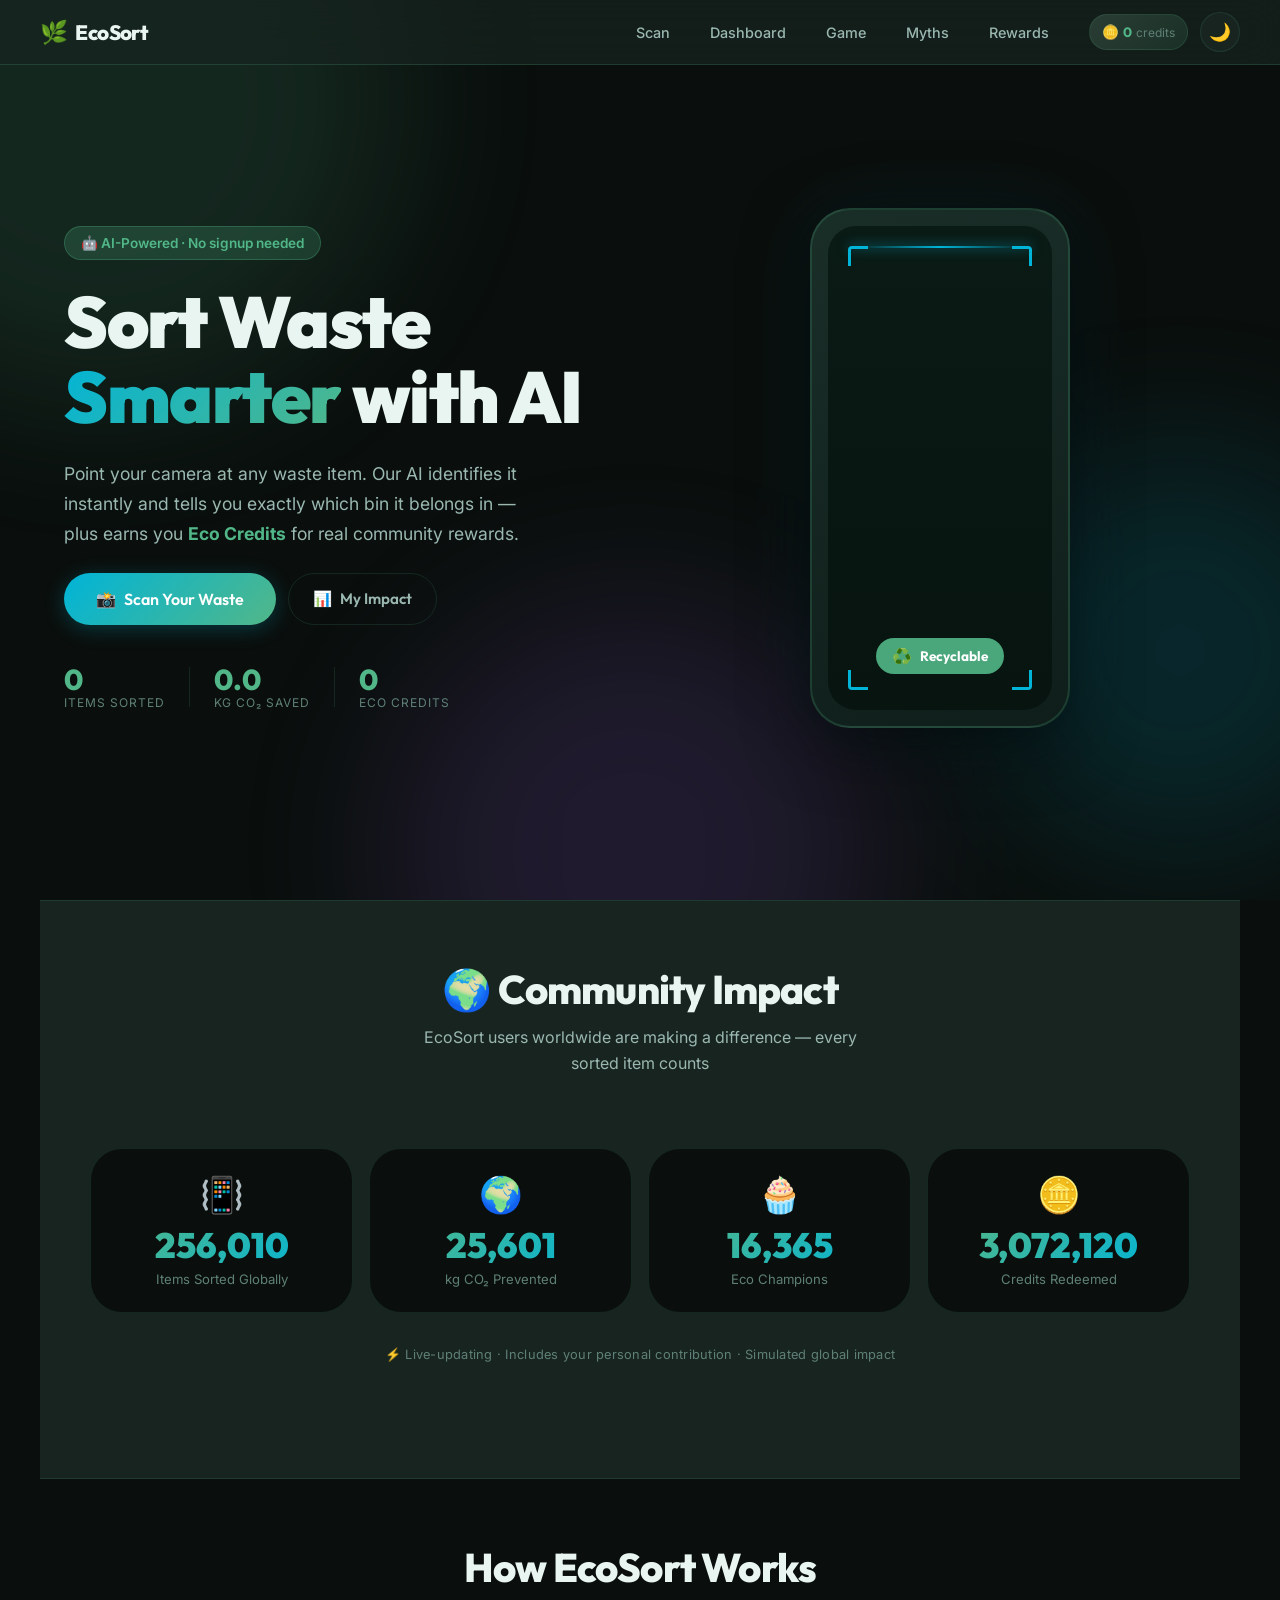
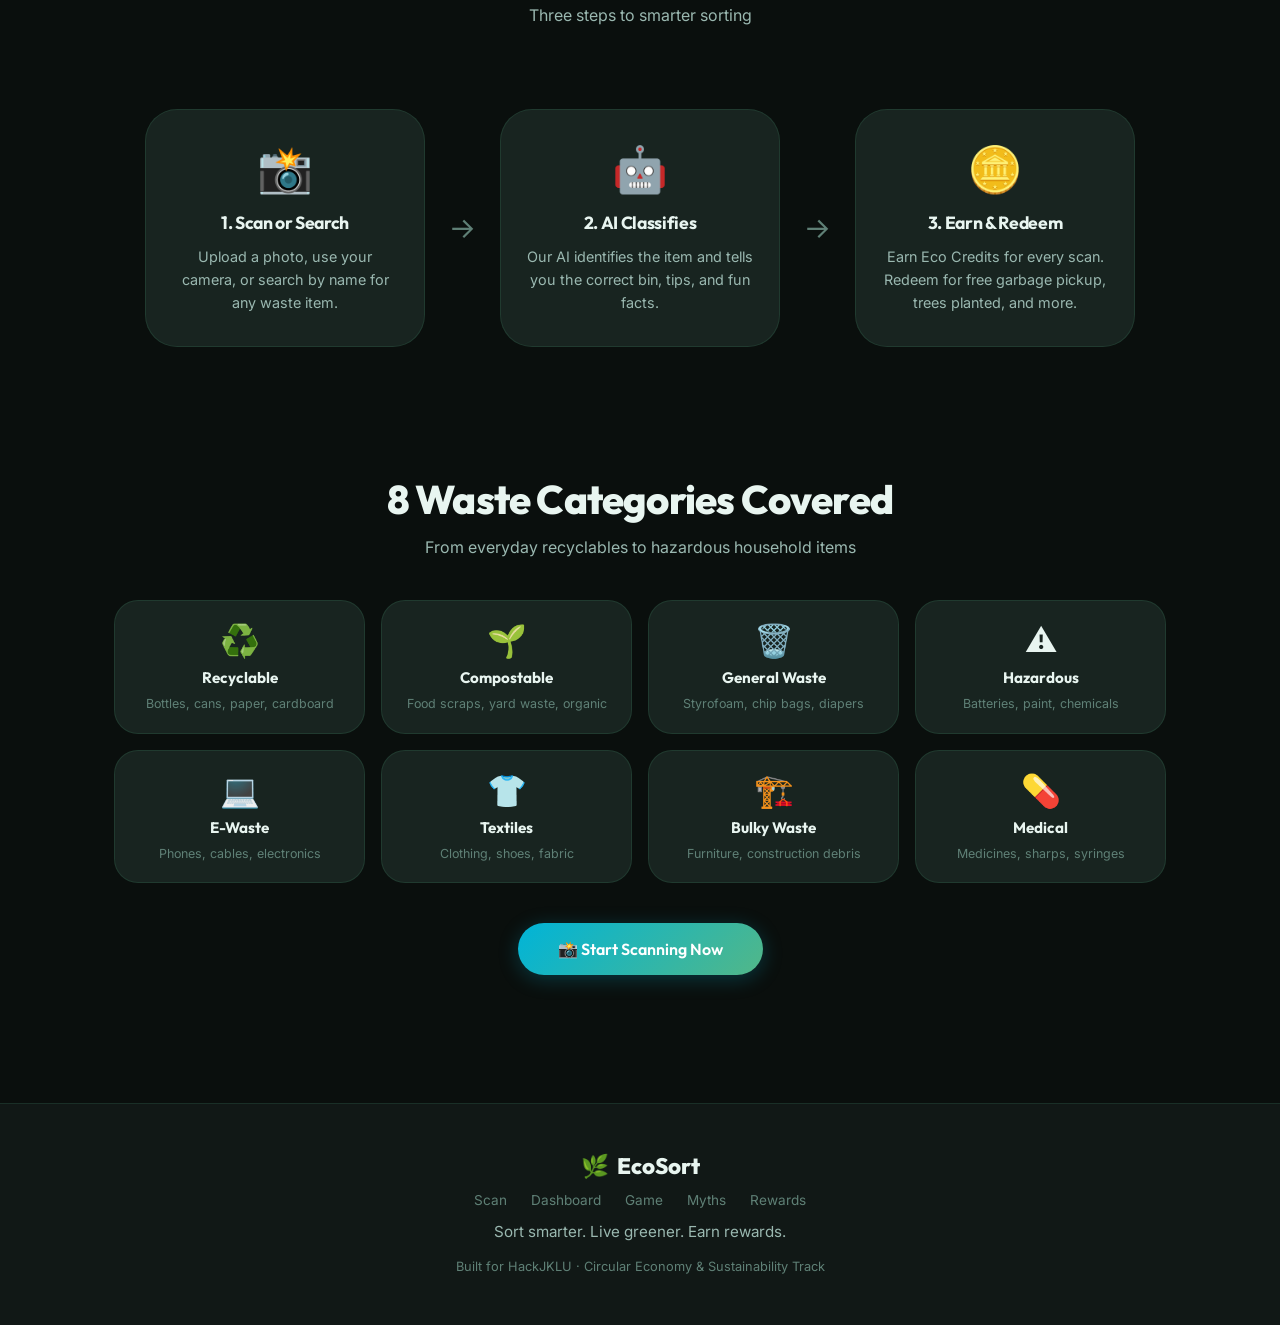
<file: index.html>
<!DOCTYPE html>
<html lang="en" data-theme="dark">
<head>
  <meta charset="UTF-8" />
  <meta name="viewport" content="width=device-width, initial-scale=1.0" />
  <title>EcoSort — AI Waste Classification & Recycling Guide</title>
  <meta name="description" content="EcoSort uses AI to identify household waste and tell you exactly which bin it belongs in. Earn Eco Credits for real community rewards." />
  <meta name="keywords" content="waste sorting, recycling, AI, sustainability, eco, compost, household waste" />
  <meta property="og:title" content="EcoSort — AI Waste Classification" />
  <meta property="og:description" content="Scan your waste. Sort smarter. Earn rewards." />
  <link rel="icon" href="favicon.svg" type="image/svg+xml" />
  <link rel="shortcut icon" href="favicon.svg" />
  <link rel="manifest" href="manifest.json" />
  <meta name="theme-color" content="#52B788" />

  <link rel="preconnect" href="https://fonts.googleapis.com" />
  <link rel="preconnect" href="https://fonts.gstatic.com" crossorigin />
  <link href="https://fonts.googleapis.com/css2?family=Outfit:wght@300;400;500;600;700;800;900&family=Inter:wght@300;400;500;600&display=swap" rel="stylesheet" />

  <link rel="stylesheet" href="css/index.css" />
</head>
<body>

  <!-- ===== NAVBAR ===== -->
  <nav class="navbar" id="navbar">
    <div class="nav-inner">
      <a href="index.html" class="nav-logo" aria-label="EcoSort Home">
        <span class="logo-icon">🌿</span>
        <span class="logo-text">EcoSort</span>
      </a>
      <div class="nav-links">
        <a href="scan.html"      class="nav-link" id="nav-scan">Scan</a>
        <a href="dashboard.html" class="nav-link" id="nav-dashboard">Dashboard</a>
        <a href="game.html"      class="nav-link" id="nav-game">Game</a>
        <a href="myths.html"     class="nav-link" id="nav-myths">Myths</a>
        <a href="rewards.html"   class="nav-link" id="nav-rewards">Rewards</a>
      </div>
      <div class="nav-actions">
        <a href="rewards.html" class="eco-credits-badge" id="nav-credits" title="Your Eco Credits">
          <span class="credits-icon">🪙</span>
          <span class="credits-count" id="nav-credits-count">0</span>
          <span class="credits-label">credits</span>
        </a>
        <button class="theme-toggle" id="theme-toggle" aria-label="Toggle light/dark theme">
          <span class="theme-icon" id="theme-icon">🌙</span>
        </button>
      </div>
    </div>
  </nav>

  <!-- ===== HERO ===== -->
  <section class="hero-section" id="hero">
    <div class="hero-bg-blobs">
      <div class="blob blob-1"></div>
      <div class="blob blob-2"></div>
      <div class="blob blob-3"></div>
    </div>

    <div class="hero-content">
      <div class="hero-badge"><span>🤖 AI-Powered · No signup needed</span></div>
      <h1 class="hero-title">
        Sort Waste
        <span class="hero-title-highlight">Smarter</span>
        with AI
      </h1>
      <p class="hero-subtitle">
        Point your camera at any waste item. Our AI identifies it instantly and
        tells you exactly which bin it belongs in — plus earns you
        <strong>Eco Credits</strong> for real community rewards.
      </p>
      <div class="hero-actions">
        <a href="scan.html" class="btn btn-primary" id="hero-scan-btn">
          <span>📸</span> Scan Your Waste
        </a>
        <a href="dashboard.html" class="btn btn-ghost">
          <span>📊</span> My Impact
        </a>
      </div>
      <div class="hero-stats">
        <div class="hero-stat">
          <span class="hero-stat-num" id="hero-total-scans">0</span>
          <span class="hero-stat-label">Items Sorted</span>
        </div>
        <div class="hero-stat-divider"></div>
        <div class="hero-stat">
          <span class="hero-stat-num" id="hero-co2">0.0</span>
          <span class="hero-stat-label">kg CO₂ Saved</span>
        </div>
        <div class="hero-stat-divider"></div>
        <div class="hero-stat">
          <span class="hero-stat-num" id="hero-credits">0</span>
          <span class="hero-stat-label">Eco Credits</span>
        </div>
      </div>
    </div>

    <div class="hero-visual">
      <div class="hero-phone-mockup">
        <div class="phone-screen">
          <div class="phone-scan-overlay">
            <div class="scan-corner tl"></div>
            <div class="scan-corner tr"></div>
            <div class="scan-corner bl"></div>
            <div class="scan-corner br"></div>
            <div class="scan-line-anim"></div>
            <div class="phone-result-chip">
              <span class="chip-icon">♻️</span>
              <span class="chip-text">Recyclable</span>
            </div>
          </div>
        </div>
      </div>
    </div>
  </section>

  <!-- ===== COMMUNITY COUNTER ===== -->
  <section class="community-section" id="community">
    <div class="community-inner">
      <div class="section-header">
        <h2 class="section-title">🌍 Community Impact</h2>
        <p class="section-subtitle">EcoSort users worldwide are making a difference — every sorted item counts</p>
      </div>
      <div class="community-grid">
        <div class="community-stat-card">
          <div class="community-stat-icon">📳</div>
          <div class="community-stat-num" id="comm-items">0</div>
          <div class="community-stat-label">Items Sorted Globally</div>
        </div>
        <div class="community-stat-card">
          <div class="community-stat-icon">🌍</div>
          <div class="community-stat-num" id="comm-co2">0</div>
          <div class="community-stat-label">kg CO₂ Prevented</div>
        </div>
        <div class="community-stat-card">
          <div class="community-stat-icon">🧁</div>
          <div class="community-stat-num" id="comm-users">0</div>
          <div class="community-stat-label">Eco Champions</div>
        </div>
        <div class="community-stat-card">
          <div class="community-stat-icon">🪙</div>
          <div class="community-stat-num" id="comm-credits">0</div>
          <div class="community-stat-label">Credits Redeemed</div>
        </div>
      </div>
      <p class="community-note">⚡ Live-updating · Includes your personal contribution · Simulated global impact</p>

      <!-- PWA Install button (hidden until installable) -->
      <div style="text-align:center;margin-top:var(--sp-4)">
        <button class="btn btn-secondary" id="pwa-install-btn" hidden onclick="EcoUtils.showInstallPrompt()">
          📲 Install EcoSort App
        </button>
      </div>
    </div>
  </section>

  <!-- ===== HOW IT WORKS ===== -->
  <section class="how-section" id="how">
    <div class="how-inner">
      <div class="section-header">
        <h2 class="section-title">How EcoSort Works</h2>
        <p class="section-subtitle">Three steps to smarter sorting</p>
      </div>
      <div class="how-steps">
        <div class="how-step">
          <div class="how-step-icon">📸</div>
          <h3 class="how-step-title">1. Scan or Search</h3>
          <p class="how-step-desc">Upload a photo, use your camera, or search by name for any waste item.</p>
        </div>
        <div class="how-step-arrow">→</div>
        <div class="how-step">
          <div class="how-step-icon">🤖</div>
          <h3 class="how-step-title">2. AI Classifies</h3>
          <p class="how-step-desc">Our AI identifies the item and tells you the correct bin, tips, and fun facts.</p>
        </div>
        <div class="how-step-arrow">→</div>
        <div class="how-step">
          <div class="how-step-icon">🪙</div>
          <h3 class="how-step-title">3. Earn &amp; Redeem</h3>
          <p class="how-step-desc">Earn Eco Credits for every scan. Redeem for free garbage pickup, trees planted, and more.</p>
        </div>
      </div>
    </div>
  </section>

  <!-- ===== CATEGORIES PREVIEW ===== -->
  <section class="categories-section" id="categories">
    <div class="section-header">
      <h2 class="section-title">8 Waste Categories Covered</h2>
      <p class="section-subtitle">From everyday recyclables to hazardous household items</p>
    </div>
    <div class="categories-grid">
      <div class="category-card" style="--cat-color:#00B4D8">
        <span class="cat-icon">♻️</span>
        <span class="cat-name">Recyclable</span>
        <span class="cat-desc">Bottles, cans, paper, cardboard</span>
      </div>
      <div class="category-card" style="--cat-color:#52B788">
        <span class="cat-icon">🌱</span>
        <span class="cat-name">Compostable</span>
        <span class="cat-desc">Food scraps, yard waste, organic</span>
      </div>
      <div class="category-card" style="--cat-color:#8D99AE">
        <span class="cat-icon">🗑️</span>
        <span class="cat-name">General Waste</span>
        <span class="cat-desc">Styrofoam, chip bags, diapers</span>
      </div>
      <div class="category-card" style="--cat-color:#FFB703">
        <span class="cat-icon">⚠️</span>
        <span class="cat-name">Hazardous</span>
        <span class="cat-desc">Batteries, paint, chemicals</span>
      </div>
      <div class="category-card" style="--cat-color:#9B5DE5">
        <span class="cat-icon">💻</span>
        <span class="cat-name">E-Waste</span>
        <span class="cat-desc">Phones, cables, electronics</span>
      </div>
      <div class="category-card" style="--cat-color:#F4845F">
        <span class="cat-icon">👕</span>
        <span class="cat-name">Textiles</span>
        <span class="cat-desc">Clothing, shoes, fabric</span>
      </div>
      <div class="category-card" style="--cat-color:#6A994E">
        <span class="cat-icon">🏗️</span>
        <span class="cat-name">Bulky Waste</span>
        <span class="cat-desc">Furniture, construction debris</span>
      </div>
      <div class="category-card" style="--cat-color:#EF233C">
        <span class="cat-icon">💊</span>
        <span class="cat-name">Medical</span>
        <span class="cat-desc">Medicines, sharps, syringes</span>
      </div>
    </div>
    <div style="text-align:center;margin-top:var(--sp-10)">
      <a href="scan.html" class="btn btn-primary" style="padding:var(--sp-4) var(--sp-10);font-size:1rem">
        📸 Start Scanning Now
      </a>
    </div>
  </section>

  <!-- ===== FOOTER ===== -->
  <footer class="app-footer">
    <div class="footer-inner">
      <div class="footer-brand">
        <span class="logo-icon">🌿</span>
        <span class="logo-text">EcoSort</span>
      </div>
      <nav class="footer-nav" aria-label="Footer navigation">
        <a href="scan.html"      class="footer-nav-link">Scan</a>
        <a href="dashboard.html" class="footer-nav-link">Dashboard</a>
        <a href="game.html"      class="footer-nav-link">Game</a>
        <a href="myths.html"     class="footer-nav-link">Myths</a>
        <a href="rewards.html"   class="footer-nav-link">Rewards</a>

      </nav>
      <p class="footer-tagline">Sort smarter. Live greener. Earn rewards.</p>
      <p class="footer-credit">Built for HackJKLU · Circular Economy &amp; Sustainability Track</p>
    </div>
  </footer>

  <div class="toast-container" id="toast-container" aria-live="polite"></div>

  <script src="js/utils.js"></script>
  <script src="js/nav.js"></script>
  <script src="js/page-home.js"></script>
</body>
</html>
</file>
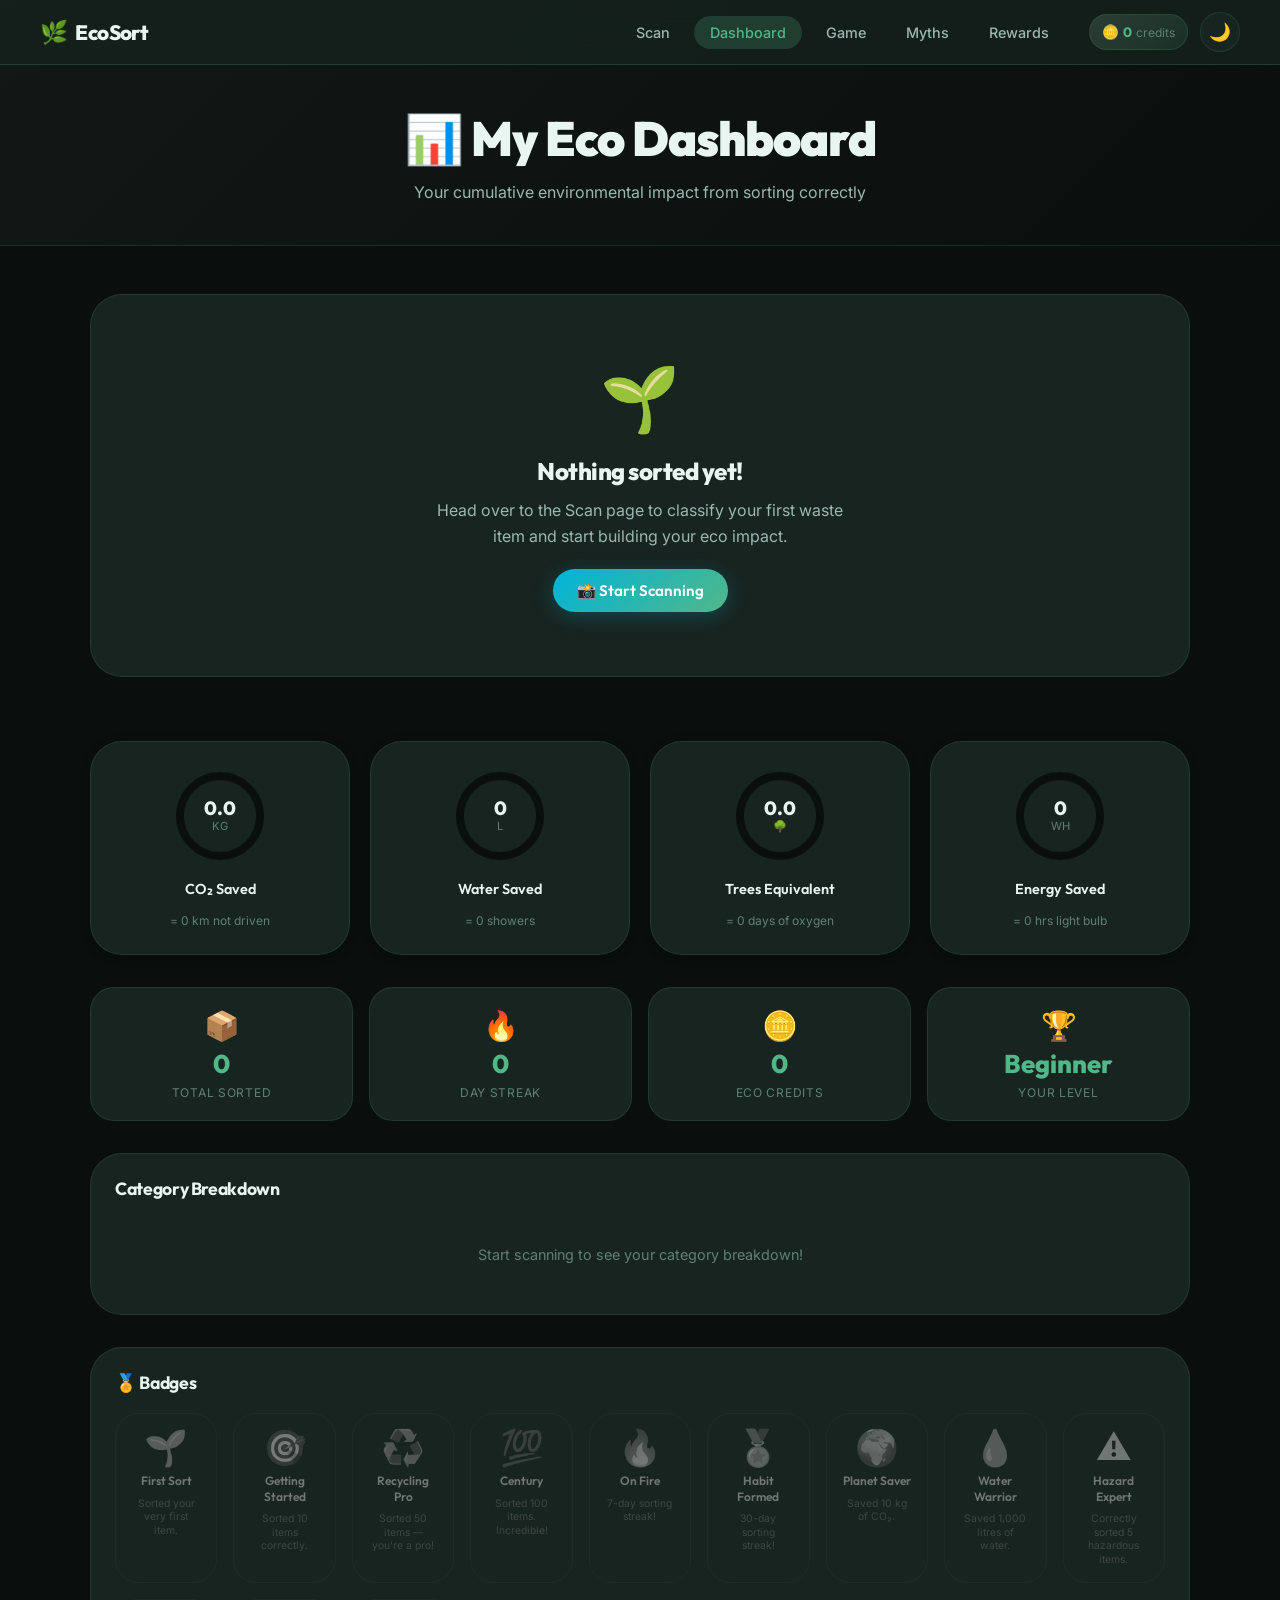
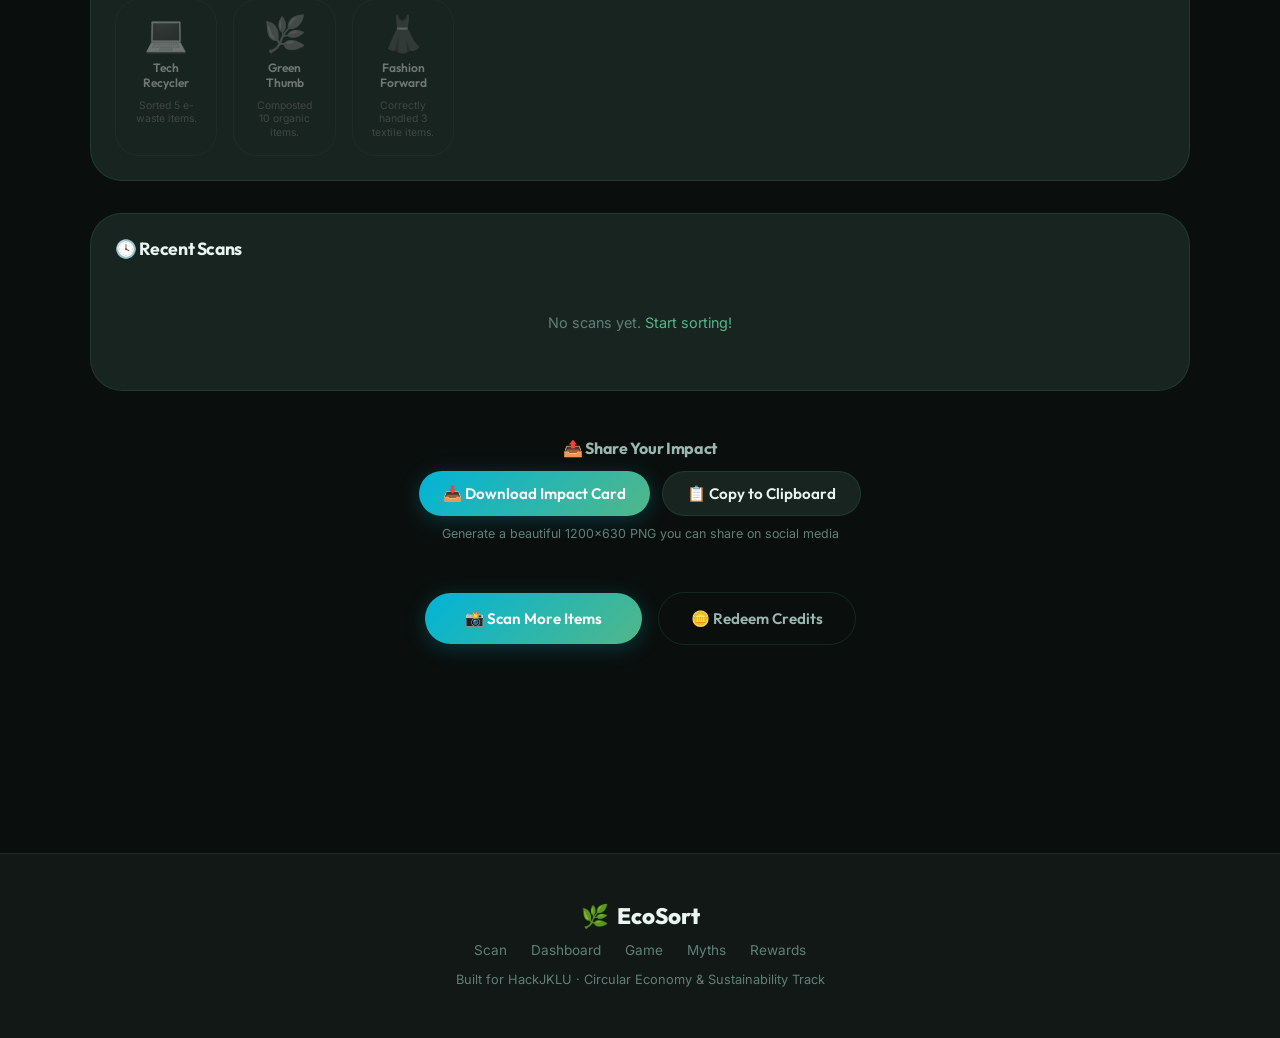
<file: dashboard.html>
<!DOCTYPE html>
<html lang="en" data-theme="dark">
<head>
  <meta charset="UTF-8" />
  <meta name="viewport" content="width=device-width, initial-scale=1.0" />
  <title>My Eco Dashboard — EcoSort</title>
  <meta name="description" content="Track your cumulative environmental impact — CO₂ saved, water conserved, trees equivalent, and more. See your badges and scan history." />
  <link rel="icon" href="favicon.svg" type="image/svg+xml" />
  <link rel="shortcut icon" href="favicon.svg" />
  <link rel="manifest" href="manifest.json" />
  <meta name="theme-color" content="#52B788" />

  <link rel="preconnect" href="https://fonts.googleapis.com" />
  <link rel="preconnect" href="https://fonts.gstatic.com" crossorigin />
  <link href="https://fonts.googleapis.com/css2?family=Outfit:wght@300;400;500;600;700;800;900&family=Inter:wght@300;400;500;600&display=swap" rel="stylesheet" />

  <link rel="stylesheet" href="css/index.css" />
  <link rel="stylesheet" href="css/dashboard.css" />
</head>
<body>

  <!-- ===== NAVBAR ===== -->
  <nav class="navbar" id="navbar">
    <div class="nav-inner">
      <a href="index.html" class="nav-logo" aria-label="EcoSort Home">
        <span class="logo-icon">🌿</span>
        <span class="logo-text">EcoSort</span>
      </a>
      <div class="nav-links">
        <a href="scan.html"      class="nav-link">Scan</a>
        <a href="dashboard.html" class="nav-link active">Dashboard</a>
        <a href="game.html"      class="nav-link">Game</a>
        <a href="myths.html"     class="nav-link">Myths</a>
        <a href="rewards.html"   class="nav-link">Rewards</a>
      </div>
      <div class="nav-actions">
        <a href="rewards.html" class="eco-credits-badge" id="nav-credits" title="Your Eco Credits">
          <span class="credits-icon">🪙</span>
          <span class="credits-count" id="nav-credits-count">0</span>
          <span class="credits-label">credits</span>
        </a>
        <button class="theme-toggle" id="theme-toggle" aria-label="Toggle theme">
          <span class="theme-icon" id="theme-icon">🌙</span>
        </button>
      </div>
    </div>
  </nav>

  <!-- ===== PAGE HERO ===== -->
  <div class="page-hero">
    <div class="page-hero-inner">
      <h1 class="page-hero-title">📊 My Eco Dashboard</h1>
      <p class="page-hero-sub">Your cumulative environmental impact from sorting correctly</p>
    </div>
  </div>

  <main class="page-main">

    <!-- ===== DASHBOARD CONTENT ===== -->
    <div class="dashboard-section" id="dashboard-section">
      <div class="dashboard-container">

        <!-- Empty state (shown when no scans yet) -->
        <div class="dashboard-empty" id="dashboard-empty" hidden>
          <div class="dashboard-empty-icon">🌱</div>
          <h2 class="dashboard-empty-title">Nothing sorted yet!</h2>
          <p class="dashboard-empty-desc">Head over to the Scan page to classify your first waste item and start building your eco impact.</p>
          <a href="scan.html" class="btn btn-primary" style="margin-top:var(--sp-5)">📸 Start Scanning</a>
        </div>

        <!-- Impact Ring Cards -->
        <div class="impact-grid" id="impact-grid">
          <div class="impact-card">
            <div class="impact-ring-wrap">
              <svg class="impact-ring" viewBox="0 0 100 100" aria-hidden="true">
                <circle class="ring-bg" cx="50" cy="50" r="40" />
                <circle class="ring-fill co2-ring" cx="50" cy="50" r="40" id="co2-ring-fill" />
              </svg>
              <div class="impact-ring-content">
                <span class="impact-value" id="dash-co2">0.0</span>
                <span class="impact-unit">kg</span>
              </div>
            </div>
            <p class="impact-label">CO₂ Saved</p>
            <p class="impact-equivalent" id="co2-equiv">= 0 km not driven</p>
          </div>

          <div class="impact-card">
            <div class="impact-ring-wrap">
              <svg class="impact-ring" viewBox="0 0 100 100" aria-hidden="true">
                <circle class="ring-bg" cx="50" cy="50" r="40" />
                <circle class="ring-fill water-ring" cx="50" cy="50" r="40" id="water-ring-fill" />
              </svg>
              <div class="impact-ring-content">
                <span class="impact-value" id="dash-water">0</span>
                <span class="impact-unit">L</span>
              </div>
            </div>
            <p class="impact-label">Water Saved</p>
            <p class="impact-equivalent" id="water-equiv">= 0 showers</p>
          </div>

          <div class="impact-card">
            <div class="impact-ring-wrap">
              <svg class="impact-ring" viewBox="0 0 100 100" aria-hidden="true">
                <circle class="ring-bg" cx="50" cy="50" r="40" />
                <circle class="ring-fill trees-ring" cx="50" cy="50" r="40" id="trees-ring-fill" />
              </svg>
              <div class="impact-ring-content">
                <span class="impact-value" id="dash-trees">0.0</span>
                <span class="impact-unit">🌳</span>
              </div>
            </div>
            <p class="impact-label">Trees Equivalent</p>
            <p class="impact-equivalent" id="trees-equiv">= 0 days of oxygen</p>
          </div>

          <div class="impact-card">
            <div class="impact-ring-wrap">
              <svg class="impact-ring" viewBox="0 0 100 100" aria-hidden="true">
                <circle class="ring-bg" cx="50" cy="50" r="40" />
                <circle class="ring-fill energy-ring" cx="50" cy="50" r="40" id="energy-ring-fill" />
              </svg>
              <div class="impact-ring-content">
                <span class="impact-value" id="dash-energy">0</span>
                <span class="impact-unit">Wh</span>
              </div>
            </div>
            <p class="impact-label">Energy Saved</p>
            <p class="impact-equivalent" id="energy-equiv">= 0 hrs light bulb</p>
          </div>
        </div>

        <!-- Stats Row -->
        <div class="stats-row">
          <div class="stat-card">
            <div class="stat-icon">📦</div>
            <div class="stat-value" id="stat-total">0</div>
            <div class="stat-label">Total Sorted</div>
          </div>
          <div class="stat-card">
            <div class="stat-icon">🔥</div>
            <div class="stat-value" id="stat-streak">0</div>
            <div class="stat-label">Day Streak</div>
          </div>
          <div class="stat-card">
            <div class="stat-icon">🪙</div>
            <div class="stat-value" id="stat-credits">0</div>
            <div class="stat-label">Eco Credits</div>
          </div>
          <div class="stat-card">
            <div class="stat-icon">🏆</div>
            <div class="stat-value" id="stat-level">Beginner</div>
            <div class="stat-label">Your Level</div>
          </div>
        </div>

        <!-- Category Breakdown -->
        <div class="breakdown-card">
          <h3 class="breakdown-title">Category Breakdown</h3>
          <div class="breakdown-bars" id="breakdown-bars">
            <p style="color:var(--text-muted);font-size:0.9rem;text-align:center;padding:var(--sp-6)">Start scanning to see your category breakdown!</p>
          </div>
        </div>

        <!-- Badges -->
        <div class="badges-section">
          <h3 class="badges-title">🏅 Badges</h3>
          <div class="badges-grid" id="badges-grid"></div>
        </div>

        <!-- Scan History -->
        <div class="history-section">
          <h3 class="history-title">🕓 Recent Scans</h3>
          <div class="history-list" id="history-list">
            <p class="history-empty">No scans yet. <a href="scan.html" style="color:var(--accent-green)">Start sorting!</a></p>
          </div>
        </div>

        <!-- Share Impact Card -->
        <div style="text-align:center;padding:var(--sp-4) 0 0">
          <h3 style="font-family:var(--font-display);font-size:1rem;font-weight:700;color:var(--text-secondary);margin-bottom:var(--sp-3)">📤 Share Your Impact</h3>
          <div style="display:flex;gap:var(--sp-3);justify-content:center;flex-wrap:wrap">
            <button class="btn btn-primary" id="share-impact-btn">
              📥 Download Impact Card
            </button>
            <button class="btn btn-secondary" id="copy-impact-btn">
              📋 Copy to Clipboard
            </button>
          </div>
          <p style="font-size:0.78rem;color:var(--text-muted);margin-top:var(--sp-2)">Generate a beautiful 1200×630 PNG you can share on social media</p>
        </div>

        <!-- CTA -->
        <div style="text-align:center;padding:var(--sp-4) 0">
          <a href="scan.html" class="btn btn-primary" style="padding:var(--sp-4) var(--sp-10)">
            📸 Scan More Items
          </a>
          <a href="rewards.html" class="btn btn-ghost" style="margin-left:var(--sp-3);padding:var(--sp-4) var(--sp-8)">
            🪙 Redeem Credits
          </a>
        </div>
      </div>
    </div>
  </main>

  <!-- ===== FOOTER ===== -->
  <footer class="app-footer">
    <div class="footer-inner">
      <div class="footer-brand">
        <span class="logo-icon">🌿</span>
        <span class="logo-text">EcoSort</span>
      </div>
      <nav class="footer-nav" aria-label="Footer navigation">
        <a href="scan.html"      class="footer-nav-link">Scan</a>
        <a href="dashboard.html" class="footer-nav-link">Dashboard</a>
        <a href="game.html"      class="footer-nav-link">Game</a>
        <a href="myths.html"     class="footer-nav-link">Myths</a>
        <a href="rewards.html"   class="footer-nav-link">Rewards</a>
      </nav>
      <p class="footer-credit">Built for HackJKLU · Circular Economy &amp; Sustainability Track</p>
    </div>
  </footer>

  <div class="toast-container" id="toast-container" aria-live="polite"></div>

  <script src="js/utils.js"></script>
  <script src="js/nav.js"></script>
  <script src="js/waste-data.js"></script>
  <script src="js/storage.js"></script>
  <script src="js/impact.js"></script>
  <script src="js/share.js"></script>
  <script src="js/page-dashboard.js"></script>
</body>
</html>
</file>
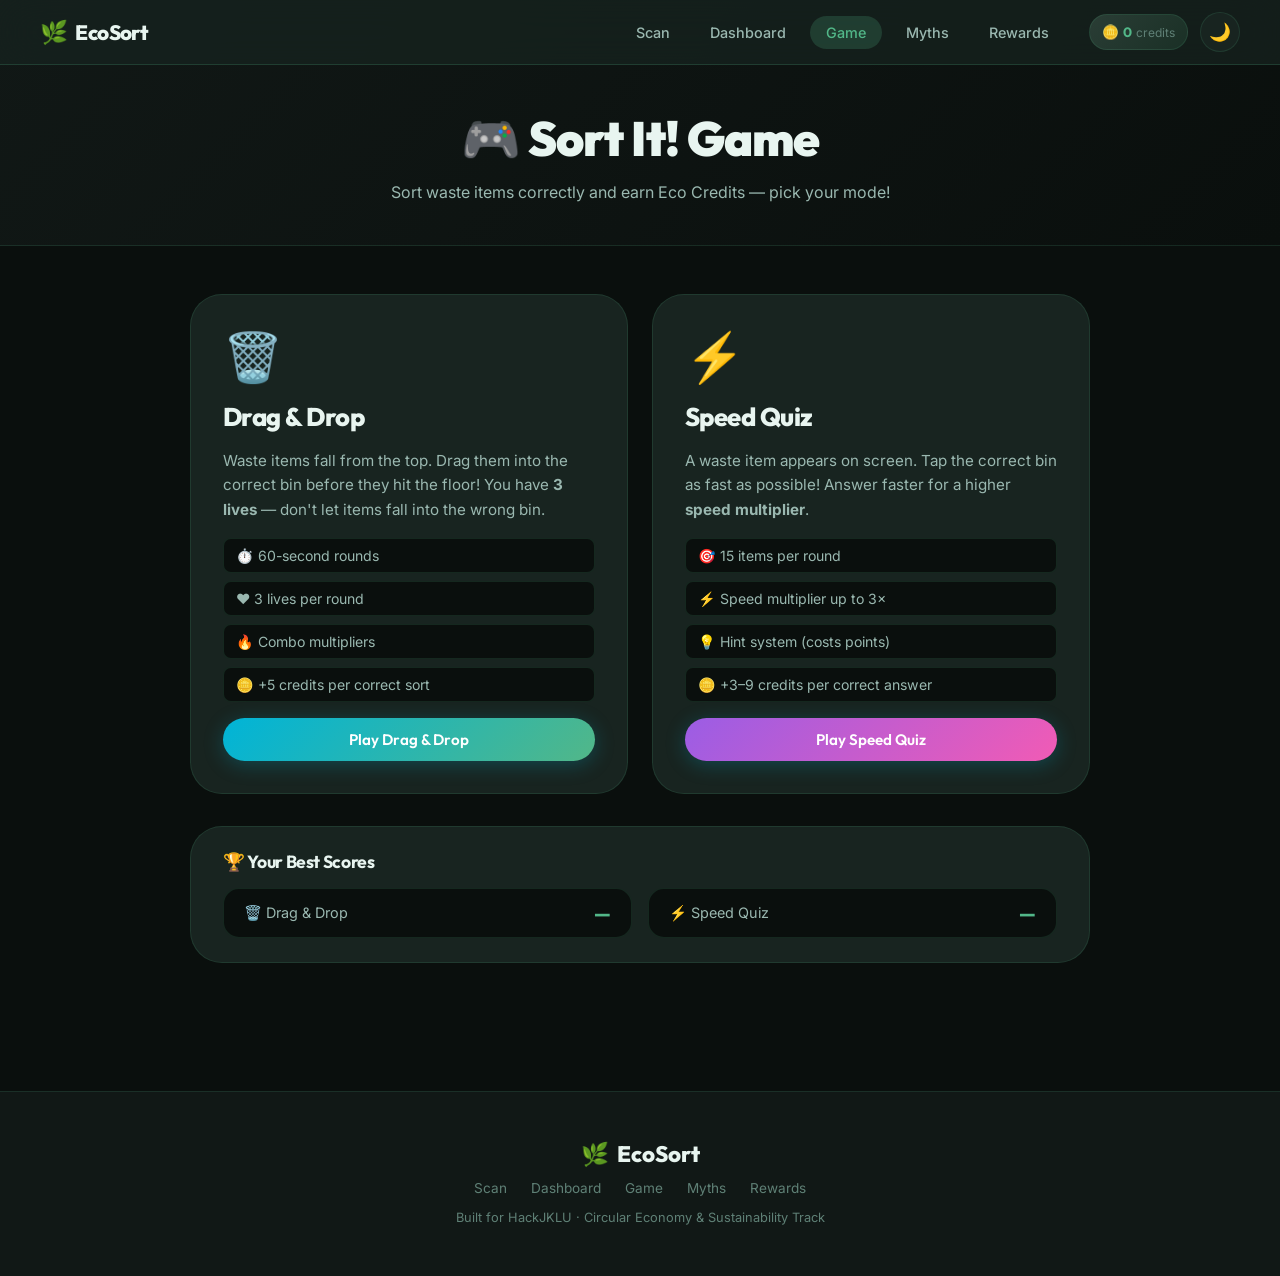
<file: game.html>
<!DOCTYPE html>
<html lang="en" data-theme="dark">
<head>
  <meta charset="UTF-8" />
  <meta name="viewport" content="width=device-width, initial-scale=1.0" />
  <title>Sort It! Game — EcoSort</title>
  <meta name="description" content="Play the EcoSort sorting game! Drag waste items into the correct bins or race against the clock in speed quiz mode. Earn Eco Credits while you learn." />
  <link rel="icon" href="favicon.svg" type="image/svg+xml" />
  <link rel="shortcut icon" href="favicon.svg" />
  <link rel="manifest" href="manifest.json" />
  <meta name="theme-color" content="#52B788" />

  <link rel="preconnect" href="https://fonts.googleapis.com" />
  <link rel="preconnect" href="https://fonts.gstatic.com" crossorigin />
  <link href="https://fonts.googleapis.com/css2?family=Outfit:wght@300;400;500;600;700;800;900&family=Inter:wght@300;400;500;600&display=swap" rel="stylesheet" />

  <link rel="stylesheet" href="css/index.css" />
  <link rel="stylesheet" href="css/game.css" />
</head>
<body>

  <!-- ===== NAVBAR ===== -->
  <nav class="navbar" id="navbar">
    <div class="nav-inner">
      <a href="index.html" class="nav-logo" aria-label="EcoSort Home">
        <span class="logo-icon">🌿</span>
        <span class="logo-text">EcoSort</span>
      </a>
      <div class="nav-links">
        <a href="scan.html"      class="nav-link">Scan</a>
        <a href="dashboard.html" class="nav-link">Dashboard</a>
        <a href="game.html"      class="nav-link active">Game</a>
        <a href="myths.html"     class="nav-link">Myths</a>
        <a href="rewards.html"   class="nav-link">Rewards</a>
      </div>
      <div class="nav-actions">
        <a href="rewards.html" class="eco-credits-badge" id="nav-credits" title="Your Eco Credits">
          <span class="credits-icon">🪙</span>
          <span class="credits-count" id="nav-credits-count">0</span>
          <span class="credits-label">credits</span>
        </a>
        <button class="theme-toggle" id="theme-toggle" aria-label="Toggle theme">
          <span class="theme-icon" id="theme-icon">🌙</span>
        </button>
      </div>
    </div>
  </nav>

  <!-- ===== PAGE HERO ===== -->
  <div class="page-hero">
    <div class="page-hero-inner">
      <h1 class="page-hero-title">🎮 Sort It! Game</h1>
      <p class="page-hero-sub">Sort waste items correctly and earn Eco Credits — pick your mode!</p>
    </div>
  </div>

  <!-- ===== MAIN ===== -->
  <main class="page-main" id="game-main">

    <!-- MODE SELECT SCREEN -->
    <div class="mode-select" id="mode-select">
      <div class="mode-cards">

        <div class="mode-card" id="mode-drag-card">
          <div class="mode-card-icon">🗑️</div>
          <h2 class="mode-card-title">Drag &amp; Drop</h2>
          <p class="mode-card-desc">
            Waste items fall from the top. Drag them into the correct bin before they hit the floor!
            You have <strong>3 lives</strong> — don't let items fall into the wrong bin.
          </p>
          <ul class="mode-card-features">
            <li>⏱️ 60-second rounds</li>
            <li>❤️ 3 lives per round</li>
            <li>🔥 Combo multipliers</li>
            <li>🪙 +5 credits per correct sort</li>
          </ul>
          <button class="btn btn-primary mode-start-btn" id="start-drag-btn" style="width:100%;justify-content:center;margin-top:auto">
            Play Drag &amp; Drop
          </button>
        </div>

        <div class="mode-card" id="mode-quiz-card">
          <div class="mode-card-icon">⚡</div>
          <h2 class="mode-card-title">Speed Quiz</h2>
          <p class="mode-card-desc">
            A waste item appears on screen. Tap the correct bin as fast as possible!
            Answer faster for a higher <strong>speed multiplier</strong>.
          </p>
          <ul class="mode-card-features">
            <li>🎯 15 items per round</li>
            <li>⚡ Speed multiplier up to 3×</li>
            <li>💡 Hint system (costs points)</li>
            <li>🪙 +3–9 credits per correct answer</li>
          </ul>
          <button class="btn btn-primary mode-start-btn" id="start-quiz-btn" style="width:100%;justify-content:center;margin-top:auto;background:linear-gradient(135deg,#9B5DE5,#F15BB5)">
            Play Speed Quiz
          </button>
        </div>

      </div>

      <!-- High Scores -->
      <div class="highscores-card">
        <h3 class="highscores-title">🏆 Your Best Scores</h3>
        <div class="highscores-grid">
          <div class="highscore-item">
            <span class="highscore-mode">🗑️ Drag &amp; Drop</span>
            <span class="highscore-val" id="hs-drag">—</span>
          </div>
          <div class="highscore-item">
            <span class="highscore-mode">⚡ Speed Quiz</span>
            <span class="highscore-val" id="hs-quiz">—</span>
          </div>
        </div>
      </div>
    </div>

    <!-- ================================================================
         DRAG & DROP GAME ARENA
    ================================================================ -->
    <div class="game-arena" id="arena-drag" hidden>

      <!-- HUD -->
      <div class="game-hud">
        <div class="hud-item">
          <span class="hud-label">Score</span>
          <span class="hud-value" id="drag-score">0</span>
        </div>
        <div class="hud-item">
          <span class="hud-label">Combo</span>
          <span class="hud-value combo-display" id="drag-combo">×1</span>
        </div>
        <div class="hud-item lives-hud">
          <span class="hud-label">Lives</span>
          <span class="hud-value" id="drag-lives">❤️❤️❤️</span>
        </div>
        <div class="hud-item timer-hud">
          <span class="hud-label">Time</span>
          <span class="hud-value timer-val" id="drag-timer">60</span>
        </div>
        <button class="btn btn-ghost hud-quit" id="drag-quit">✕ Quit</button>
      </div>

      <!-- Drop Zone: The bins row -->
      <div class="bins-row" id="bins-row">
        <div class="bin-target" id="bin-recyclable"    data-cat="recyclable"   droptarget="true">
          <div class="bin-icon">♻️</div>
          <div class="bin-label">Recyclable</div>
          <div class="bin-sublabel">Blue Bin</div>
        </div>
        <div class="bin-target" id="bin-compostable"   data-cat="compostable"  droptarget="true">
          <div class="bin-icon">🌱</div>
          <div class="bin-label">Compost</div>
          <div class="bin-sublabel">Green Bin</div>
        </div>
        <div class="bin-target" id="bin-landfill"      data-cat="landfill"     droptarget="true">
          <div class="bin-icon">🗑️</div>
          <div class="bin-label">Landfill</div>
          <div class="bin-sublabel">Black Bin</div>
        </div>
        <div class="bin-target" id="bin-hazardous"     data-cat="hazardous"    droptarget="true">
          <div class="bin-icon">⚠️</div>
          <div class="bin-label">Hazardous</div>
          <div class="bin-sublabel">Special</div>
        </div>
        <div class="bin-target" id="bin-ewaste"        data-cat="ewaste"       droptarget="true">
          <div class="bin-icon">💻</div>
          <div class="bin-label">E-Waste</div>
          <div class="bin-sublabel">Tech Drop</div>
        </div>
      </div>

      <!-- Falling items canvas area -->
      <div class="fall-zone" id="fall-zone">
        <!-- Items injected by JS -->
      </div>

    </div>

    <!-- ================================================================
         SPEED QUIZ GAME ARENA
    ================================================================ -->
    <div class="game-arena quiz-arena" id="arena-quiz" hidden>

      <!-- HUD -->
      <div class="game-hud">
        <div class="hud-item">
          <span class="hud-label">Score</span>
          <span class="hud-value" id="quiz-score">0</span>
        </div>
        <div class="hud-item">
          <span class="hud-label">Multiplier</span>
          <span class="hud-value combo-display" id="quiz-multiplier">×1</span>
        </div>
        <div class="hud-item">
          <span class="hud-label">Question</span>
          <span class="hud-value" id="quiz-progress">1 / 15</span>
        </div>
        <div class="hud-item timer-hud">
          <span class="hud-label">Speed</span>
          <div class="speed-bar-wrap">
            <div class="speed-bar" id="quiz-speed-bar"></div>
          </div>
        </div>
        <button class="btn btn-ghost hud-quit" id="quiz-quit">✕ Quit</button>
      </div>

      <!-- Item Display -->
      <div class="quiz-item-card" id="quiz-item-card">
        <div class="quiz-item-icon" id="quiz-item-icon">🍌</div>
        <div class="quiz-item-name" id="quiz-item-name">Banana Peel</div>
        <div class="quiz-item-hint" id="quiz-item-hint" hidden></div>
        <button class="hint-btn" id="quiz-hint-btn" title="Use hint (-3 pts)">💡 Hint</button>
      </div>

      <!-- Answer Buttons (4 bins shown at random) -->
      <div class="quiz-answers" id="quiz-answers">
        <!-- 4-5 bin buttons injected by JS -->
      </div>

      <!-- Feedback flash -->
      <div class="quiz-feedback" id="quiz-feedback" hidden></div>

    </div>

    <!-- ================================================================
         GAME OVER SCREEN
    ================================================================ -->
    <div class="game-over" id="game-over" hidden>
      <div class="game-over-card">
        <div class="game-over-emoji" id="game-over-emoji">🎉</div>
        <h2 class="game-over-title" id="game-over-title">Round Over!</h2>
        <div class="game-over-score-wrap">
          <div class="game-over-score" id="game-over-score">0</div>
          <div class="game-over-score-label">points</div>
        </div>
        <div class="game-over-stats" id="game-over-stats">
          <!-- Injected by JS -->
        </div>
        <div class="game-over-credits" id="game-over-credits">
          <span>🪙</span>
          <span id="game-over-credits-earned">+0 Eco Credits Earned!</span>
        </div>
        <div class="game-over-actions">
          <button class="btn btn-primary" id="play-again-btn">🔄 Play Again</button>
          <button class="btn btn-secondary" id="change-mode-btn">🎮 Change Mode</button>
          <a href="rewards.html" class="btn btn-ghost">🪙 Redeem Credits</a>
        </div>
      </div>
    </div>

  </main>

  <!-- ===== FOOTER ===== -->
  <footer class="app-footer">
    <div class="footer-inner">
      <div class="footer-brand">
        <span class="logo-icon">🌿</span>
        <span class="logo-text">EcoSort</span>
      </div>
      <nav class="footer-nav" aria-label="Footer navigation">
        <a href="scan.html"      class="footer-nav-link">Scan</a>
        <a href="dashboard.html" class="footer-nav-link">Dashboard</a>
        <a href="game.html"      class="footer-nav-link">Game</a>
        <a href="myths.html"     class="footer-nav-link">Myths</a>
        <a href="rewards.html"   class="footer-nav-link">Rewards</a>
      </nav>
      <p class="footer-credit">Built for HackJKLU · Circular Economy &amp; Sustainability Track</p>
    </div>
  </footer>

  <div class="toast-container" id="toast-container" aria-live="polite"></div>

  <script src="js/utils.js"></script>
  <script src="js/nav.js"></script>
  <script src="js/waste-data.js"></script>
  <script src="js/storage.js"></script>
  <script src="js/page-game.js"></script>
</body>
</html>
</file>
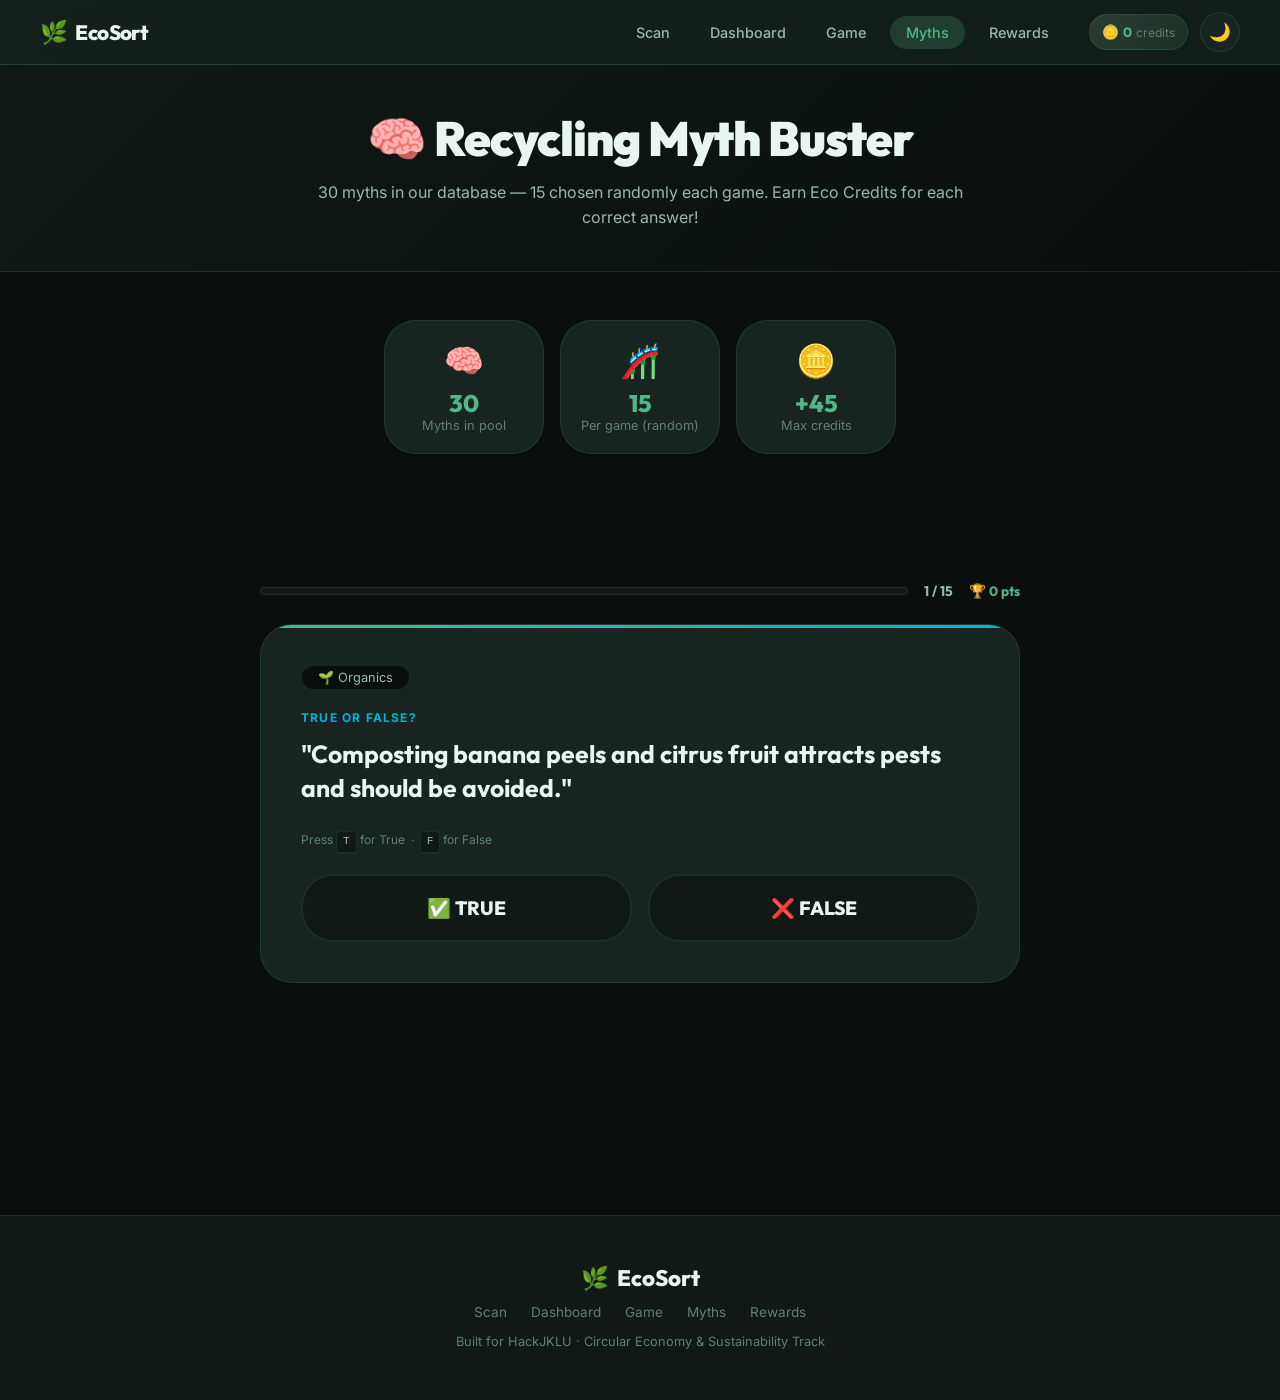
<file: myths.html>
<!DOCTYPE html>
<html lang="en" data-theme="dark">
<head>
  <meta charset="UTF-8" />
  <meta name="viewport" content="width=device-width, initial-scale=1.0" />
  <title>Recycling Myth Buster — EcoSort</title>
  <meta name="description" content="Think you know your recycling? Bust 15 common myths about waste sorting and learn what really goes where. Earn Eco Credits for every correct answer!" />
  <link rel="icon" href="favicon.svg" type="image/svg+xml" />
  <link rel="shortcut icon" href="favicon.svg" />
  <link rel="manifest" href="manifest.json" />

  <link rel="preconnect" href="https://fonts.googleapis.com" />
  <link rel="preconnect" href="https://fonts.gstatic.com" crossorigin />
  <link href="https://fonts.googleapis.com/css2?family=Outfit:wght@300;400;500;600;700;800;900&family=Inter:wght@300;400;500;600&display=swap" rel="stylesheet" />

  <link rel="stylesheet" href="css/index.css" />
  <link rel="stylesheet" href="css/myths.css" />
</head>
<body>

  <!-- ===== NAVBAR ===== -->
  <nav class="navbar" id="navbar">
    <div class="nav-inner">
      <a href="index.html" class="nav-logo" aria-label="EcoSort Home">
        <span class="logo-icon">🌿</span>
        <span class="logo-text">EcoSort</span>
      </a>
      <div class="nav-links">
        <a href="scan.html"      class="nav-link">Scan</a>
        <a href="dashboard.html" class="nav-link">Dashboard</a>
        <a href="game.html"      class="nav-link">Game</a>
        <a href="myths.html"     class="nav-link active">Myths</a>
        <a href="rewards.html"   class="nav-link">Rewards</a>
      </div>
      <div class="nav-actions">
        <a href="rewards.html" class="eco-credits-badge" id="nav-credits" title="Your Eco Credits">
          <span class="credits-icon">🪙</span>
          <span class="credits-count" id="nav-credits-count">0</span>
          <span class="credits-label">credits</span>
        </a>
        <button class="theme-toggle" id="theme-toggle" aria-label="Toggle theme">
          <span class="theme-icon" id="theme-icon">🌙</span>
        </button>
      </div>
    </div>
  </nav>

  <!-- ===== PAGE HERO ===== -->
  <div class="page-hero">
    <div class="page-hero-inner">
      <h1 class="page-hero-title">🧠 Recycling Myth Buster</h1>
      <p class="page-hero-sub">30 myths in our database — 15 chosen randomly each game. Earn Eco Credits for each correct answer!</p>
    </div>
  </div>

  <!-- ===== MAIN ===== -->
  <main class="page-main">

    <!-- Intro stats -->
    <div class="myths-intro">
      <div class="myth-stat-card">
        <span class="myth-stat-icon">🧠</span>
        <div class="myth-stat-val">30</div>
        <div class="myth-stat-lbl">Myths in pool</div>
      </div>
      <div class="myth-stat-card">
        <span class="myth-stat-icon">🎢</span>
        <div class="myth-stat-val">15</div>
        <div class="myth-stat-lbl">Per game (random)</div>
      </div>
      <div class="myth-stat-card">
        <span class="myth-stat-icon">🪙</span>
        <div class="myth-stat-val">+45</div>
        <div class="myth-stat-lbl">Max credits</div>
      </div>
    </div>

    <!-- ── QUIZ SECTION ── -->
    <section id="myth-quiz-section">
      <div class="myth-quiz-wrap">

        <!-- Progress row -->
        <div class="myth-progress-wrap">
          <div class="myth-progress-track">
            <div class="myth-progress-fill" id="myth-progress-bar"></div>
          </div>
          <span class="myth-progress-label" id="myth-q-num">1 / 15</span>
          <span class="myth-score-display">🏆 <span id="myth-score">0</span> pts</span>
        </div>

        <!-- Myth card -->
        <div class="myth-card" id="myth-card">
          <span class="myth-category-badge" id="myth-category">📄 Paper</span>
          <span class="myth-label">TRUE or FALSE?</span>
          <p class="myth-statement" id="myth-statement">"Statement goes here"</p>

          <p class="myth-keyboard-hint">Press <kbd class="kbd">T</kbd> for True &nbsp;·&nbsp; <kbd class="kbd">F</kbd> for False</p>

          <!-- Answer buttons -->
          <div class="myth-answers">
            <button class="myth-answer-btn myth-true" id="myth-true-btn">
              ✅ TRUE
            </button>
            <button class="myth-answer-btn myth-false" id="myth-false-btn">
              ❌ FALSE
            </button>
          </div>

          <!-- Explanation (hidden until answered) -->
          <div class="myth-explanation" id="myth-explanation" hidden>
            <div class="myth-exp-title">The truth is…</div>
            <p class="myth-exp-text" id="myth-exp-text"></p>
          </div>

          <!-- Fun fact -->
          <div class="myth-fun-fact" id="myth-fun-fact" hidden>
            <span id="myth-fun-fact-text"></span>
          </div>
        </div>

        <!-- Next button -->
        <div class="myth-next-wrap">
          <button class="btn btn-primary" id="myth-next-btn" hidden>Next Myth →</button>
        </div>

      </div>
    </section>

    <!-- ── RESULTS SECTION ── -->
    <section id="myth-result-section" hidden>
      <div class="myth-result-wrap">
        <div class="myth-result-card">
          <span class="result-emoji" id="result-emoji">🎉</span>
          <div class="result-grade" id="result-grade">Eco Champion!</div>

          <div class="result-score-big" id="result-score">0</div>
          <div class="result-score-sub">points scored</div>

          <div class="result-stats-row">
            <div class="result-stat-pill">✅ Correct: <strong id="result-correct">0</strong></div>
            <div class="result-stat-pill">❌ Wrong: <strong id="result-wrong">0</strong></div>
            <div class="result-stat-pill">🎯 Accuracy: <strong id="result-accuracy">0%</strong></div>
          </div>

          <div class="result-credits-badge">
            <span>🪙</span>
            <span id="result-credits">+0 Eco Credits Earned!</span>
          </div>

          <div class="result-actions">
            <button class="btn btn-primary" id="myth-restart-btn">🔄 Play Again</button>
            <a href="scan.html" class="btn btn-secondary">📸 Scan Waste</a>
            <a href="rewards.html" class="btn btn-ghost">🪙 Redeem Credits</a>
          </div>
        </div>
      </div>
    </section>

  </main>

  <!-- ===== FOOTER ===== -->
  <footer class="app-footer">
    <div class="footer-inner">
      <div class="footer-brand">
        <span class="logo-icon">🌿</span>
        <span class="logo-text">EcoSort</span>
      </div>
      <nav class="footer-nav" aria-label="Footer navigation">
        <a href="scan.html"      class="footer-nav-link">Scan</a>
        <a href="dashboard.html" class="footer-nav-link">Dashboard</a>
        <a href="game.html"      class="footer-nav-link">Game</a>
        <a href="myths.html"     class="footer-nav-link">Myths</a>
        <a href="rewards.html"   class="footer-nav-link">Rewards</a>
      </nav>
      <p class="footer-credit">Built for HackJKLU · Circular Economy &amp; Sustainability Track</p>
    </div>
  </footer>

  <div class="toast-container" id="toast-container" aria-live="polite"></div>

  <script src="js/utils.js"></script>
  <script src="js/nav.js"></script>
  <script src="js/storage.js"></script>
  <script src="js/page-myths.js"></script>
</body>
</html>
</file>
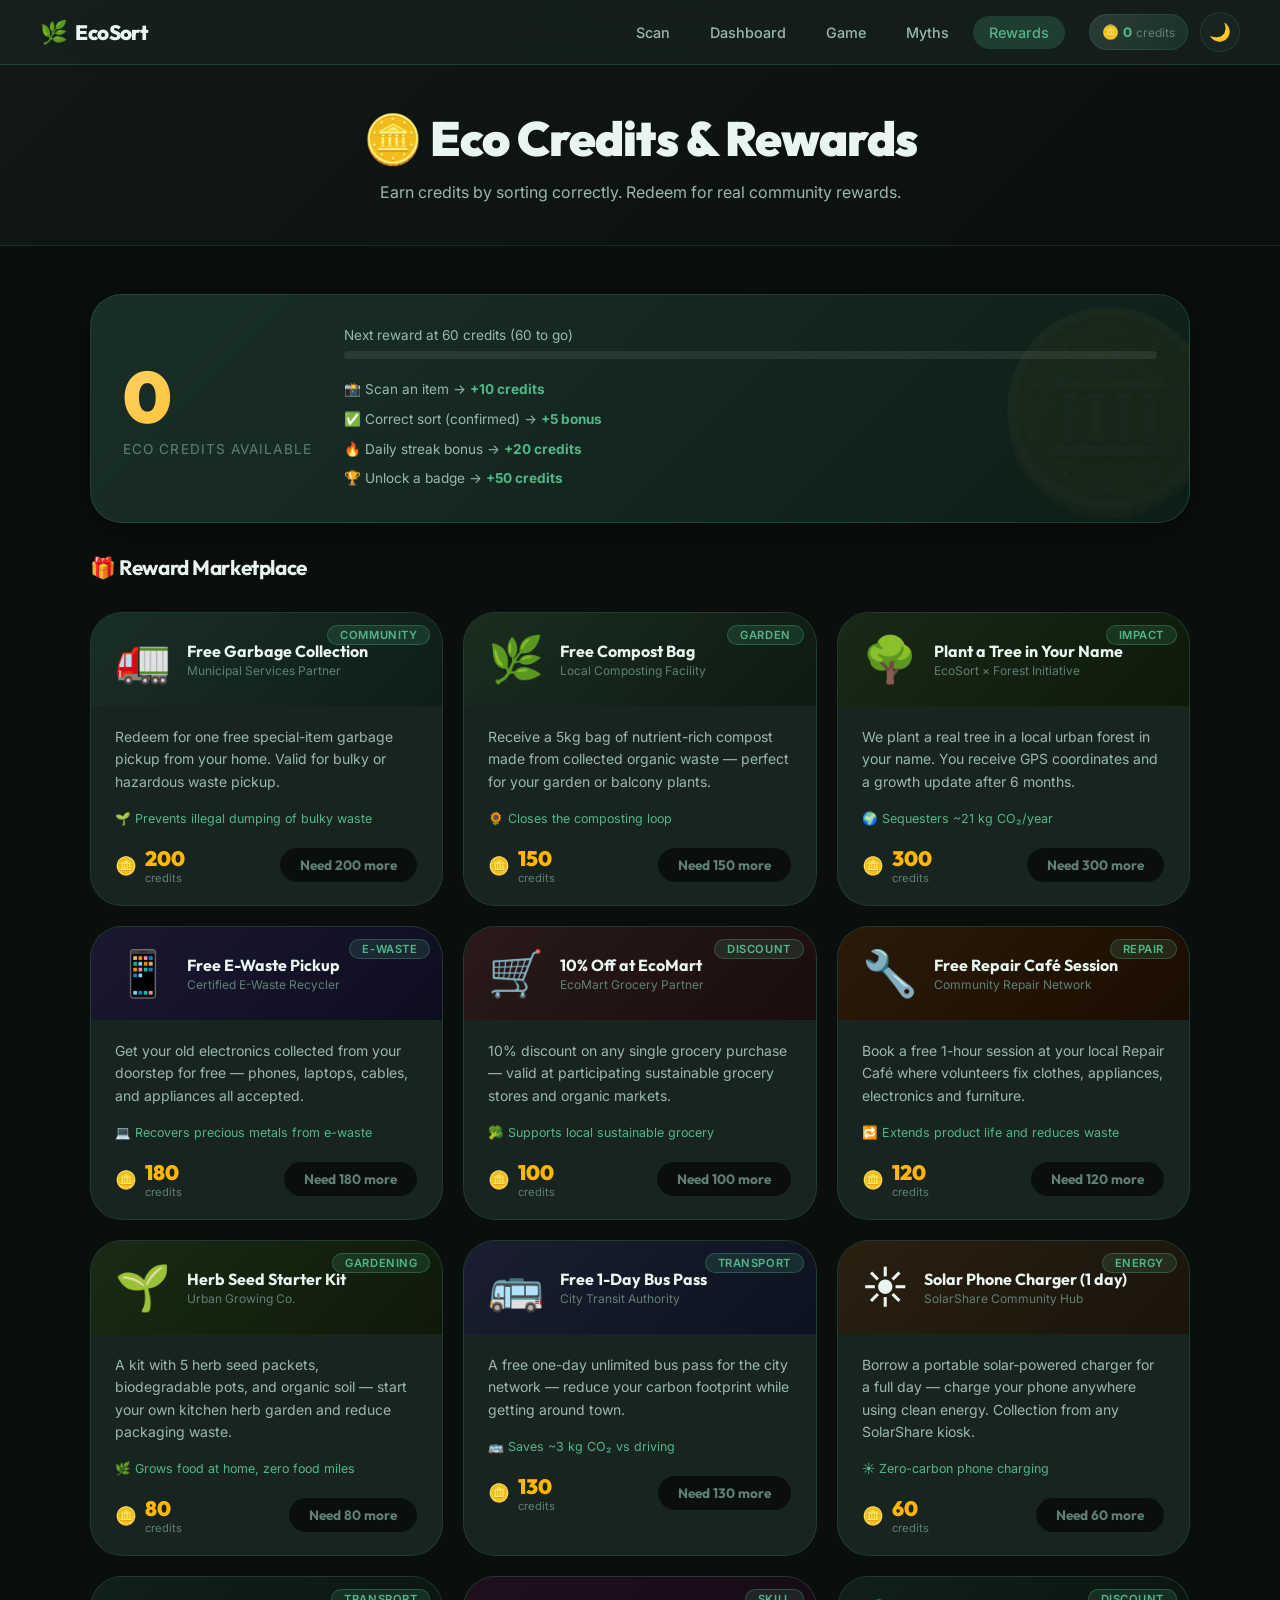
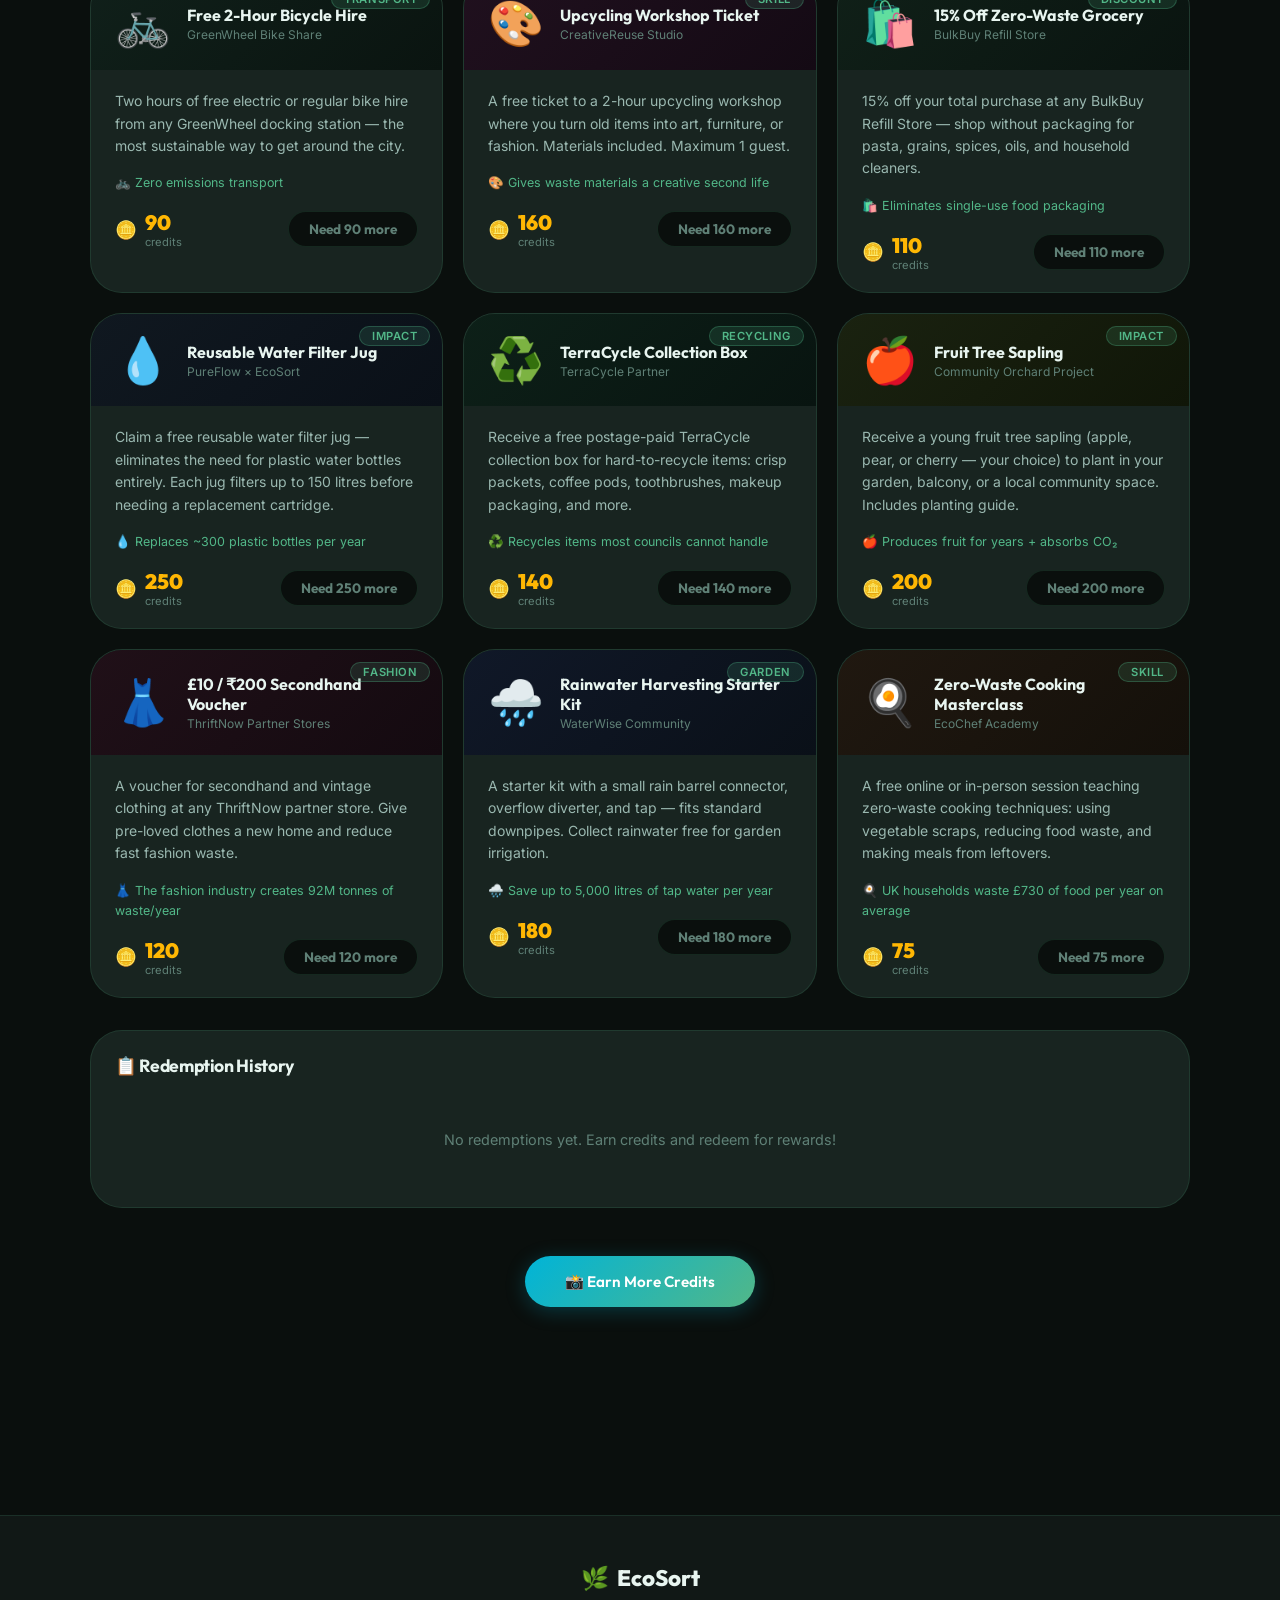
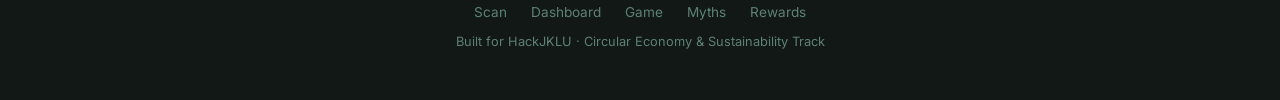
<file: rewards.html>
<!DOCTYPE html>
<html lang="en" data-theme="dark">
<head>
  <meta charset="UTF-8" />
  <meta name="viewport" content="width=device-width, initial-scale=1.0" />
  <title>Eco Credits &amp; Rewards — EcoSort</title>
  <meta name="description" content="Redeem your Eco Credits for real community rewards — free garbage collection, tree planting, e-waste pickup, and more." />
  <link rel="icon" href="favicon.svg" type="image/svg+xml" />
  <link rel="shortcut icon" href="favicon.svg" />
  <link rel="manifest" href="manifest.json" />
  <meta name="theme-color" content="#52B788" />

  <link rel="preconnect" href="https://fonts.googleapis.com" />
  <link rel="preconnect" href="https://fonts.gstatic.com" crossorigin />
  <link href="https://fonts.googleapis.com/css2?family=Outfit:wght@300;400;500;600;700;800;900&family=Inter:wght@300;400;500;600&display=swap" rel="stylesheet" />

  <link rel="stylesheet" href="css/index.css" />
  <link rel="stylesheet" href="css/rewards.css" />
</head>
<body>

  <!-- ===== NAVBAR ===== -->
  <nav class="navbar" id="navbar">
    <div class="nav-inner">
      <a href="index.html" class="nav-logo" aria-label="EcoSort Home">
        <span class="logo-icon">🌿</span>
        <span class="logo-text">EcoSort</span>
      </a>
      <div class="nav-links">
        <a href="scan.html"      class="nav-link">Scan</a>
        <a href="dashboard.html" class="nav-link">Dashboard</a>
        <a href="game.html"      class="nav-link">Game</a>
        <a href="myths.html"     class="nav-link">Myths</a>
        <a href="rewards.html"   class="nav-link active">Rewards</a>
      </div>
      <div class="nav-actions">
        <div class="eco-credits-badge" id="nav-credits" title="Your Eco Credits">
          <span class="credits-icon">🪙</span>
          <span class="credits-count" id="nav-credits-count">0</span>
          <span class="credits-label">credits</span>
        </div>
        <button class="theme-toggle" id="theme-toggle" aria-label="Toggle theme">
          <span class="theme-icon" id="theme-icon">🌙</span>
        </button>
      </div>
    </div>
  </nav>

  <!-- ===== PAGE HERO ===== -->
  <div class="page-hero">
    <div class="page-hero-inner">
      <h1 class="page-hero-title">🪙 Eco Credits &amp; Rewards</h1>
      <p class="page-hero-sub">Earn credits by sorting correctly. Redeem for real community rewards.</p>
    </div>
  </div>

  <main class="page-main">
    <div class="rewards-section" id="rewards-section">
      <div class="rewards-container">

        <!-- Credits Summary -->
        <div class="credits-summary-card">
          <div class="credits-summary-left">
            <div class="credits-big-num" id="credits-big-num">0</div>
            <div class="credits-big-label">Eco Credits Available</div>
          </div>
          <div class="credits-summary-right">
            <div class="credits-progress-info">
              <span id="credits-next-reward-label">Next reward at 80 credits</span>
              <div class="credits-progress-bar-wrap">
                <div class="credits-progress-bar" id="credits-progress-bar"></div>
              </div>
            </div>
            <div class="credits-how-earn">
              <p>📸 Scan an item → <strong>+10 credits</strong></p>
              <p>✅ Correct sort (confirmed) → <strong>+5 bonus</strong></p>
              <p>🔥 Daily streak bonus → <strong>+20 credits</strong></p>
              <p>🏆 Unlock a badge → <strong>+50 credits</strong></p>
            </div>
          </div>
        </div>

        <!-- Empty State -->
        <div class="rewards-empty" id="rewards-empty" hidden>
          <div style="text-align:center;padding:var(--sp-10)">
            <div style="font-size:3rem;margin-bottom:var(--sp-4)">🌱</div>
            <h3 style="font-size:1.2rem;font-weight:700;margin-bottom:var(--sp-3)">Earn your first credits!</h3>
            <p style="color:var(--text-secondary);margin-bottom:var(--sp-5)">Start scanning waste items to earn Eco Credits and unlock rewards.</p>
            <a href="scan.html" class="btn btn-primary">📸 Go Scan Now</a>
          </div>
        </div>

        <!-- Reward Marketplace -->
        <h3 class="rewards-marketplace-title">🎁 Reward Marketplace</h3>
        <div class="rewards-grid" id="rewards-grid"></div>

        <!-- Redemption History -->
        <div class="redemption-history">
          <h3 class="redemption-title">📋 Redemption History</h3>
          <div id="redemption-list">
            <p class="redemption-empty">No redemptions yet. Earn credits and redeem for rewards!</p>
          </div>
        </div>

        <!-- CTA -->
        <div style="text-align:center;padding:var(--sp-4) 0">
          <a href="scan.html" class="btn btn-primary" style="padding:var(--sp-4) var(--sp-10)">
            📸 Earn More Credits
          </a>
        </div>
      </div>
    </div>
  </main>

  <!-- ===== FOOTER ===== -->
  <footer class="app-footer">
    <div class="footer-inner">
      <div class="footer-brand">
        <span class="logo-icon">🌿</span>
        <span class="logo-text">EcoSort</span>
      </div>
      <nav class="footer-nav" aria-label="Footer navigation">
        <a href="scan.html"      class="footer-nav-link">Scan</a>
        <a href="dashboard.html" class="footer-nav-link">Dashboard</a>
        <a href="game.html"      class="footer-nav-link">Game</a>
        <a href="myths.html"     class="footer-nav-link">Myths</a>
        <a href="rewards.html"   class="footer-nav-link">Rewards</a>
      </nav>
      <p class="footer-credit">Built for HackJKLU · Circular Economy &amp; Sustainability Track</p>
    </div>
  </footer>

  <div class="toast-container" id="toast-container" aria-live="polite"></div>

  <script src="js/utils.js"></script>
  <script src="js/nav.js"></script>
  <script src="js/waste-data.js"></script>
  <script src="js/storage.js"></script>
  <script src="js/impact.js"></script>
  <script src="js/rewards.js"></script>
  <script src="js/page-rewards.js"></script>
</body>
</html>
</file>
<file: css/index.css>
/* ============================================================
   EcoSort — Global Design System & CSS Variables
   index.css
   ============================================================ */

/* ── Google Fonts already linked in HTML ── */

/* ── CSS Custom Properties (Design Tokens) ── */
:root {
  /* Category Colors */
  --color-recyclable:    #00B4D8;
  --color-compostable:   #52B788;
  --color-landfill:      #8D99AE;
  --color-hazardous:     #FFB703;
  --color-ewaste:        #9B5DE5;
  --color-textiles:      #F4845F;
  --color-bulky:         #6A994E;
  --color-medical:       #EF233C;

  /* Font */
  --font-display: 'Outfit', sans-serif;
  --font-body:    'Inter', sans-serif;

  /* Spacing */
  --sp-1: 4px;
  --sp-2: 8px;
  --sp-3: 12px;
  --sp-4: 16px;
  --sp-5: 20px;
  --sp-6: 24px;
  --sp-8: 32px;
  --sp-10: 40px;
  --sp-12: 48px;
  --sp-16: 64px;

  /* Border Radius */
  --radius-sm:   8px;
  --radius-md:   16px;
  --radius-lg:   24px;
  --radius-xl:   32px;
  --radius-full: 9999px;

  /* Transitions */
  --transition-fast:   0.15s ease;
  --transition-normal: 0.25s ease;
  --transition-slow:   0.4s ease;

  /* Z-index */
  --z-nav:     100;
  --z-overlay: 200;
  --z-toast:   300;
}

/* ── DARK THEME (default) ── */
[data-theme="dark"] {
  --bg-base:        #0A0F0D;
  --bg-surface:     #111816;
  --bg-card:        #182420;
  --bg-card-hover:  #1F2E28;
  --bg-input:       #1A2620;
  --bg-overlay:     rgba(10, 15, 13, 0.85);

  --text-primary:   #E8F5F0;
  --text-secondary: #9AB8B0;
  --text-muted:     #5F8076;
  --text-inverted:  #0A0F0D;

  --border-color:   rgba(82, 183, 136, 0.15);
  --border-focus:   rgba(0, 180, 216, 0.5);

  --accent:         #00B4D8;
  --accent-glow:    rgba(0, 180, 216, 0.25);
  --accent-green:   #52B788;
  --accent-green-glow: rgba(82, 183, 136, 0.2);

  --glass-bg:       rgba(24, 36, 32, 0.7);
  --glass-border:   rgba(82, 183, 136, 0.2);

  --shadow-sm:  0 2px 8px rgba(0,0,0,0.4);
  --shadow-md:  0 8px 32px rgba(0,0,0,0.5);
  --shadow-lg:  0 16px 64px rgba(0,0,0,0.6);
  --shadow-glow: 0 0 40px rgba(0, 180, 216, 0.15);

  --scrollbar-track: #111816;
  --scrollbar-thumb: #2D4A3E;
}

/* ── LIGHT THEME ── */
[data-theme="light"] {
  --bg-base:        #F4FAF7;
  --bg-surface:     #FFFFFF;
  --bg-card:        #FFFFFF;
  --bg-card-hover:  #F0FAF5;
  --bg-input:       #EEF7F2;
  --bg-overlay:     rgba(244, 250, 247, 0.9);

  --text-primary:   #0D2218;
  --text-secondary: #3A6252;
  --text-muted:     #7DAF9A;
  --text-inverted:  #FFFFFF;

  --border-color:   rgba(0, 100, 70, 0.12);
  --border-focus:   rgba(0, 180, 216, 0.5);

  --accent:         #0096B7;
  --accent-glow:    rgba(0, 150, 183, 0.2);
  --accent-green:   #2D9A62;
  --accent-green-glow: rgba(45, 154, 98, 0.15);

  --glass-bg:       rgba(255, 255, 255, 0.75);
  --glass-border:   rgba(0, 100, 70, 0.15);

  --shadow-sm:  0 2px 8px rgba(0,80,50,0.07);
  --shadow-md:  0 8px 32px rgba(0,80,50,0.10);
  --shadow-lg:  0 16px 64px rgba(0,80,50,0.12);
  --shadow-glow: 0 0 40px rgba(0, 150, 183, 0.12);

  --scrollbar-track: #EEF7F2;
  --scrollbar-thumb: #9FCFBC;
}

/* ── RESET & BASE ── */
*, *::before, *::after {
  box-sizing: border-box;
  margin: 0;
  padding: 0;
}

html {
  scroll-behavior: smooth;
  font-size: 16px;
}

body {
  font-family: var(--font-body);
  background-color: var(--bg-base);
  color: var(--text-primary);
  min-height: 100vh;
  overflow-x: hidden;
  transition: background-color var(--transition-slow), color var(--transition-slow);
}

/* ── SCROLLBAR ── */
::-webkit-scrollbar { width: 6px; }
::-webkit-scrollbar-track { background: var(--scrollbar-track); }
::-webkit-scrollbar-thumb { background: var(--scrollbar-thumb); border-radius: var(--radius-full); }

/* ── GLOBAL HIDDEN RESET — must override any display property ── */
[hidden] { display: none !important; }


/* ── TYPOGRAPHY ── */
h1, h2, h3, h4 {
  font-family: var(--font-display);
  line-height: 1.2;
  letter-spacing: -0.02em;
}

p { line-height: 1.6; }

a {
  color: inherit;
  text-decoration: none;
}

img { max-width: 100%; display: block; }

/* ── SECTION LAYOUT ── */
section {
  padding: var(--sp-16) var(--sp-6);
  max-width: 1200px;
  margin: 0 auto;
}

.section-header {
  text-align: center;
  margin-bottom: var(--sp-10);
}

.section-title {
  font-size: clamp(1.75rem, 4vw, 2.5rem);
  font-weight: 800;
  color: var(--text-primary);
  margin-bottom: var(--sp-3);
}

.section-subtitle {
  font-size: 1rem;
  color: var(--text-secondary);
  max-width: 480px;
  margin: 0 auto;
}

/* ── BUTTONS ── */
.btn {
  display: inline-flex;
  align-items: center;
  gap: var(--sp-2);
  padding: var(--sp-3) var(--sp-6);
  border: none;
  border-radius: var(--radius-full);
  font-family: var(--font-display);
  font-size: 0.95rem;
  font-weight: 600;
  cursor: pointer;
  transition: all var(--transition-fast);
  text-decoration: none;
  white-space: nowrap;
  position: relative;
  overflow: hidden;
}

.btn::after {
  content: '';
  position: absolute;
  inset: 0;
  background: rgba(255,255,255,0.1);
  opacity: 0;
  transition: opacity var(--transition-fast);
}

.btn:hover::after { opacity: 1; }
.btn:active { transform: scale(0.97); }

.btn-primary {
  background: linear-gradient(135deg, var(--accent), var(--accent-green));
  color: white;
  box-shadow: 0 4px 20px var(--accent-glow);
}

.btn-primary:hover {
  box-shadow: 0 8px 32px var(--accent-glow);
  transform: translateY(-1px);
}

.btn-secondary {
  background: var(--bg-card);
  color: var(--text-primary);
  border: 1px solid var(--border-color);
}

.btn-secondary:hover {
  background: var(--bg-card-hover);
  border-color: var(--accent);
}

.btn-ghost {
  background: transparent;
  color: var(--text-secondary);
  border: 1px solid var(--border-color);
}

.btn-ghost:hover {
  color: var(--text-primary);
  border-color: var(--accent-green);
}

.btn-outline {
  background: transparent;
  color: var(--accent);
  border: 1.5px solid var(--accent);
}

.btn-outline:hover {
  background: var(--accent-glow);
}

/* ── NAVBAR ── */
.navbar {
  position: fixed;
  top: 0;
  left: 0;
  right: 0;
  z-index: var(--z-nav);
  padding: var(--sp-3) var(--sp-6);
  background: var(--glass-bg);
  backdrop-filter: blur(20px);
  -webkit-backdrop-filter: blur(20px);
  border-bottom: 1px solid var(--glass-border);
  transition: all var(--transition-normal);
}

.nav-inner {
  max-width: 1200px;
  margin: 0 auto;
  display: flex;
  align-items: center;
  gap: var(--sp-6);
}

.nav-logo {
  display: flex;
  align-items: center;
  gap: var(--sp-2);
  font-family: var(--font-display);
  font-size: 1.3rem;
  font-weight: 800;
  letter-spacing: -0.03em;
  color: var(--text-primary);
  transition: color var(--transition-fast);
}

.nav-logo:hover { color: var(--accent-green); }
.logo-icon { font-size: 1.4rem; }

.nav-links {
  display: flex;
  gap: var(--sp-2);
  margin-left: auto;
}

.nav-link {
  padding: var(--sp-2) var(--sp-4);
  border-radius: var(--radius-full);
  font-size: 0.9rem;
  font-weight: 500;
  color: var(--text-secondary);
  transition: all var(--transition-fast);
}

.nav-link:hover,
.nav-link.active {
  background: var(--accent-green-glow);
  color: var(--accent-green);
}

.nav-actions {
  display: flex;
  align-items: center;
  gap: var(--sp-3);
}

.eco-credits-badge {
  display: flex;
  align-items: center;
  gap: var(--sp-1);
  background: linear-gradient(135deg, #2A3D35, #1A3026);
  border: 1px solid var(--border-color);
  border-radius: var(--radius-full);
  padding: var(--sp-2) var(--sp-3);
  font-size: 0.85rem;
  cursor: default;
  transition: all var(--transition-fast);
}

[data-theme="light"] .eco-credits-badge {
  background: linear-gradient(135deg, #E8F7EE, #D4F0E2);
}

.credits-count {
  font-family: var(--font-display);
  font-weight: 700;
  color: var(--accent-green);
}

.credits-label {
  color: var(--text-muted);
  font-size: 0.75rem;
}

.theme-toggle {
  background: var(--bg-card);
  border: 1px solid var(--border-color);
  border-radius: var(--radius-full);
  width: 40px;
  height: 40px;
  display: flex;
  align-items: center;
  justify-content: center;
  cursor: pointer;
  font-size: 1.1rem;
  transition: all var(--transition-fast);
}

.theme-toggle:hover {
  background: var(--bg-card-hover);
  border-color: var(--accent);
  transform: rotate(20deg);
}

.nav-menu-btn {
  display: none;
  background: var(--bg-card);
  border: 1px solid var(--border-color);
  border-radius: var(--radius-sm);
  width: 40px;
  height: 40px;
  align-items: center;
  justify-content: center;
  cursor: pointer;
  font-size: 1.1rem;
  color: var(--text-primary);
}

/* ── HERO SECTION ── */
.hero-section {
  min-height: 100vh;
  display: grid;
  grid-template-columns: 1fr 1fr;
  align-items: center;
  gap: var(--sp-12);
  padding-top: 100px;
  max-width: 1200px;
  margin: 0 auto;
  position: relative;
  overflow: hidden;
}

.hero-bg-blobs {
  position: fixed;
  inset: 0;
  pointer-events: none;
  z-index: -1;
  overflow: hidden;
}

.blob {
  position: absolute;
  border-radius: 50%;
  filter: blur(80px);
  opacity: 0.15;
  animation: blobFloat 8s ease-in-out infinite;
}

.blob-1 {
  width: 600px;
  height: 600px;
  background: var(--accent-green);
  top: -200px;
  left: -200px;
  animation-delay: 0s;
}

.blob-2 {
  width: 400px;
  height: 400px;
  background: var(--accent);
  top: 50%;
  right: -100px;
  animation-delay: 3s;
}

.blob-3 {
  width: 500px;
  height: 500px;
  background: #9B5DE5;
  bottom: -200px;
  left: 30%;
  animation-delay: 6s;
}

@keyframes blobFloat {
  0%, 100% { transform: translate(0, 0) scale(1); }
  33%       { transform: translate(30px, -40px) scale(1.05); }
  66%       { transform: translate(-20px, 20px) scale(0.95); }
}

.hero-content {
  display: flex;
  flex-direction: column;
  gap: var(--sp-6);
}

.hero-badge {
  display: inline-flex;
  align-items: center;
  background: var(--accent-green-glow);
  border: 1px solid rgba(82, 183, 136, 0.3);
  border-radius: var(--radius-full);
  padding: var(--sp-2) var(--sp-4);
  font-size: 0.85rem;
  font-weight: 600;
  color: var(--accent-green);
  width: fit-content;
}

.hero-title {
  font-size: clamp(2.5rem, 6vw, 4.5rem);
  font-weight: 900;
  color: var(--text-primary);
  line-height: 1.05;
}

.hero-title-highlight {
  background: linear-gradient(135deg, var(--accent), var(--accent-green));
  -webkit-background-clip: text;
  -webkit-text-fill-color: transparent;
  background-clip: text;
}

.hero-subtitle {
  font-size: 1.1rem;
  color: var(--text-secondary);
  max-width: 480px;
  line-height: 1.7;
}

.hero-subtitle strong { color: var(--accent-green); }

.hero-actions {
  display: flex;
  gap: var(--sp-3);
  flex-wrap: wrap;
}

.hero-actions .btn-primary {
  padding: var(--sp-4) var(--sp-8);
  font-size: 1rem;
}

.hero-stats {
  display: flex;
  align-items: center;
  gap: var(--sp-6);
  padding-top: var(--sp-4);
}

.hero-stat {
  display: flex;
  flex-direction: column;
  gap: 2px;
}

.hero-stat-num {
  font-family: var(--font-display);
  font-size: 1.8rem;
  font-weight: 800;
  color: var(--accent-green);
  line-height: 1;
}

.hero-stat-label {
  font-size: 0.75rem;
  color: var(--text-muted);
  text-transform: uppercase;
  letter-spacing: 0.08em;
}

.hero-stat-divider {
  width: 1px;
  height: 40px;
  background: var(--border-color);
}

/* Hero Phone Mockup */
.hero-visual {
  display: flex;
  justify-content: center;
  align-items: center;
}

.hero-phone-mockup {
  width: 260px;
  height: 520px;
  background: linear-gradient(160deg, #1A2E28, #0F1E1A);
  border-radius: 40px;
  border: 2px solid var(--glass-border);
  padding: 16px;
  box-shadow: var(--shadow-lg), 0 0 80px rgba(0, 180, 216, 0.1);
  position: relative;
  animation: phoneFloat 6s ease-in-out infinite;
}

[data-theme="light"] .hero-phone-mockup {
  background: linear-gradient(160deg, #D4EDE4, #E8F5EE);
}

@keyframes phoneFloat {
  0%, 100% { transform: translateY(0) rotate(2deg); }
  50%       { transform: translateY(-20px) rotate(2deg); }
}

.phone-screen {
  width: 100%;
  height: 100%;
  background: #000;
  border-radius: 28px;
  overflow: hidden;
  position: relative;
  background: linear-gradient(180deg, #0A1A14, #071410);
}

.phone-scan-overlay {
  position: absolute;
  inset: 20px;
  border-radius: 16px;
}

.scan-corner {
  position: absolute;
  width: 20px;
  height: 20px;
  border-color: var(--accent);
  border-style: solid;
  border-width: 0;
}
.scan-corner.tl { top: 0; left: 0;  border-top-width: 3px; border-left-width: 3px; border-radius: 4px 0 0 0; }
.scan-corner.tr { top: 0; right: 0; border-top-width: 3px; border-right-width: 3px; border-radius: 0 4px 0 0; }
.scan-corner.bl { bottom: 0; left: 0;  border-bottom-width: 3px; border-left-width: 3px; border-radius: 0 0 0 4px; }
.scan-corner.br { bottom: 0; right: 0; border-bottom-width: 3px; border-right-width: 3px; border-radius: 0 0 4px 0; }

.scan-line-anim {
  position: absolute;
  left: 0; right: 0;
  height: 2px;
  background: linear-gradient(90deg, transparent, var(--accent), transparent);
  animation: scanLine 2s linear infinite;
  box-shadow: 0 0 12px var(--accent);
}

@keyframes scanLine {
  0%   { top: 0; opacity: 1; }
  90%  { top: calc(100% - 2px); opacity: 1; }
  100% { top: calc(100% - 2px); opacity: 0; }
}

.phone-result-chip {
  position: absolute;
  bottom: 16px;
  left: 50%;
  transform: translateX(-50%);
  background: rgba(82, 183, 136, 0.9);
  backdrop-filter: blur(8px);
  border-radius: var(--radius-full);
  padding: var(--sp-2) var(--sp-4);
  display: flex;
  align-items: center;
  gap: var(--sp-2);
  white-space: nowrap;
  animation: chipPop 2s ease-in-out infinite;
}

@keyframes chipPop {
  0%, 100% { transform: translateX(-50%) scale(1); }
  50%       { transform: translateX(-50%) scale(1.05); }
}

.chip-text {
  font-family: var(--font-display);
  font-size: 0.85rem;
  font-weight: 700;
  color: white;
}

/* ── GLASS CARD ── */
.glass-card {
  background: var(--glass-bg);
  backdrop-filter: blur(20px);
  -webkit-backdrop-filter: blur(20px);
  border: 1px solid var(--glass-border);
  border-radius: var(--radius-lg);
  padding: var(--sp-6);
}

/* ── TOAST NOTIFICATIONS ── */
.toast-container {
  position: fixed;
  bottom: var(--sp-6);
  right: var(--sp-6);
  z-index: var(--z-toast);
  display: flex;
  flex-direction: column;
  gap: var(--sp-3);
}

.toast {
  background: var(--bg-card);
  border: 1px solid var(--border-color);
  border-radius: var(--radius-md);
  padding: var(--sp-4) var(--sp-5);
  box-shadow: var(--shadow-md);
  display: flex;
  align-items: center;
  gap: var(--sp-3);
  min-width: 280px;
  max-width: 360px;
  animation: toastIn 0.3s ease;
  font-size: 0.9rem;
}

.toast.success { border-left: 3px solid var(--accent-green); }
.toast.error   { border-left: 3px solid var(--color-medical); }
.toast.info    { border-left: 3px solid var(--accent); }
.toast.reward  { border-left: 3px solid var(--color-hazardous); }

@keyframes toastIn {
  from { opacity: 0; transform: translateX(20px); }
  to   { opacity: 1; transform: translateX(0); }
}

@keyframes toastOut {
  from { opacity: 1; transform: translateX(0); }
  to   { opacity: 0; transform: translateX(20px); }
}

/* ── BADGE OVERLAY ── */
.badge-overlay {
  position: fixed;
  inset: 0;
  z-index: var(--z-overlay);
  background: rgba(0, 0, 0, 0.7);
  backdrop-filter: blur(8px);
  display: flex;
  align-items: center;
  justify-content: center;
  padding: var(--sp-6);
  animation: fadeIn var(--transition-normal);
}

.badge-overlay[hidden] { display: none; }

.badge-overlay-card {
  background: var(--bg-card);
  border: 1px solid var(--glass-border);
  border-radius: var(--radius-xl);
  padding: var(--sp-12) var(--sp-10);
  text-align: center;
  max-width: 380px;
  width: 100%;
  box-shadow: var(--shadow-lg);
  animation: popIn 0.4s cubic-bezier(0.175, 0.885, 0.32, 1.275);
}

@keyframes popIn {
  from { transform: scale(0.8); opacity: 0; }
  to   { transform: scale(1); opacity: 1; }
}

.badge-overlay-icon {
  font-size: 5rem;
  margin-bottom: var(--sp-4);
  display: block;
  animation: badgeBounce 0.6s cubic-bezier(0.175, 0.885, 0.32, 1.275) 0.2s both;
}

@keyframes badgeBounce {
  from { transform: scale(0) rotate(-15deg); opacity: 0; }
  to   { transform: scale(1) rotate(0); opacity: 1; }
}

.badge-overlay-title {
  font-size: 1.5rem;
  font-weight: 800;
  margin-bottom: var(--sp-2);
  background: linear-gradient(135deg, var(--accent), var(--accent-green));
  -webkit-background-clip: text;
  -webkit-text-fill-color: transparent;
  background-clip: text;
}

.badge-overlay-name {
  font-size: 1.1rem;
  font-weight: 600;
  color: var(--text-primary);
  margin-bottom: var(--sp-2);
}

.badge-overlay-desc {
  color: var(--text-secondary);
  font-size: 0.9rem;
  margin-bottom: var(--sp-5);
}

.badge-overlay-credits {
  background: linear-gradient(135deg, rgba(255, 183, 3, 0.15), rgba(255, 183, 3, 0.05));
  border: 1px solid rgba(255, 183, 3, 0.3);
  border-radius: var(--radius-md);
  padding: var(--sp-3) var(--sp-5);
  font-family: var(--font-display);
  font-weight: 700;
  font-size: 1rem;
  color: var(--color-hazardous);
  margin-bottom: var(--sp-5);
}

/* ── APP FOOTER ── */
.app-footer {
  background: var(--bg-surface);
  border-top: 1px solid var(--border-color);
  padding: var(--sp-12) var(--sp-6);
  margin-top: var(--sp-16);
}

.footer-inner {
  max-width: 1200px;
  margin: 0 auto;
  text-align: center;
  display: flex;
  flex-direction: column;
  align-items: center;
  gap: var(--sp-3);
}

.footer-brand {
  display: flex;
  align-items: center;
  gap: var(--sp-2);
  font-family: var(--font-display);
  font-size: 1.4rem;
  font-weight: 800;
}

.footer-tagline {
  color: var(--text-secondary);
  font-size: 0.95rem;
}

.footer-credit {
  color: var(--text-muted);
  font-size: 0.8rem;
}

/* ── UTILITY CLASSES ── */
.hidden { display: none !important; }

/* ── NAVBAR SCROLLED STATE ── */
.navbar.scrolled {
  box-shadow: 0 4px 24px rgba(0,0,0,0.3);
}

/* ── MULTI-PAGE: PAGE HERO BANNER ── */
.page-hero {
  background: linear-gradient(135deg, var(--bg-surface), var(--bg-base));
  border-bottom: 1px solid var(--border-color);
  padding: 110px var(--sp-6) var(--sp-10);
  text-align: center;
}

.page-hero-inner {
  max-width: 680px;
  margin: 0 auto;
}

.page-hero-title {
  font-size: clamp(1.8rem, 4vw, 3rem);
  font-weight: 900;
  color: var(--text-primary);
  margin-bottom: var(--sp-3);
}

.page-hero-sub {
  font-size: 1rem;
  color: var(--text-secondary);
}

/* ── MULTI-PAGE: PAGE MAIN WRAPPER ── */
.page-main {
  max-width: 1200px;
  margin: 0 auto;
  padding: var(--sp-12) var(--sp-6) var(--sp-16);
  display: flex;
  flex-direction: column;
  gap: var(--sp-8);
}

/* Keep scanner section styles working inside page-main */
.page-main .scanner-section {
  max-width: 780px;
  width: 100%;
  margin: 0 auto;
  border-radius: var(--radius-xl);
  background: var(--bg-surface);
  border: 1px solid var(--border-color);
  padding: var(--sp-10) var(--sp-8);
  box-shadow: var(--shadow-md);
}

.page-main .results-section,
.page-main .dashboard-section,
.page-main .rewards-section {
  width: 100%;
}

/* ── HOW IT WORKS ── */
/* ── COMMUNITY COUNTER SECTION ── */
.community-section {
  background: var(--bg-card);
  border-top: 1px solid var(--border-color);
  border-bottom: 1px solid var(--border-color);
  padding: var(--sp-16) var(--sp-6);
}

.community-inner {
  max-width: 1100px;
  margin: 0 auto;
  display: flex;
  flex-direction: column;
  gap: var(--sp-8);
}

.community-grid {
  display: grid;
  grid-template-columns: repeat(4, 1fr);
  gap: var(--sp-4);
}

.community-stat-card {
  background: var(--bg-base);
  border: 1px solid var(--border-color);
  border-radius: var(--radius-xl);
  padding: var(--sp-6) var(--sp-5);
  text-align: center;
  transition: all var(--transition-normal);
  position: relative;
  overflow: hidden;
}

.community-stat-card::before {
  content: '';
  position: absolute;
  top: 0; left: 0; right: 0;
  height: 2px;
  background: linear-gradient(90deg, var(--accent-green), var(--accent));
  opacity: 0;
  transition: opacity var(--transition-normal);
}

.community-stat-card:hover {
  transform: translateY(-4px);
  box-shadow: var(--shadow-md);
  border-color: var(--accent-green);
}

.community-stat-card:hover::before { opacity: 1; }

.community-stat-icon {
  font-size: 2.2rem;
  margin-bottom: var(--sp-3);
  display: block;
}

.community-stat-num {
  font-family: var(--font-display);
  font-size: 2.2rem;
  font-weight: 900;
  background: linear-gradient(135deg, var(--accent-green), var(--accent));
  -webkit-background-clip: text;
  -webkit-text-fill-color: transparent;
  background-clip: text;
  line-height: 1;
  margin-bottom: var(--sp-2);
}

.community-stat-label {
  font-size: 0.82rem;
  color: var(--text-muted);
  line-height: 1.3;
}

.community-note {
  text-align: center;
  font-size: 0.8rem;
  color: var(--text-muted);
  letter-spacing: 0.02em;
}

@media (max-width: 768px) {
  .community-grid { grid-template-columns: repeat(2, 1fr); }
}

@media (max-width: 480px) {
  .community-grid { grid-template-columns: 1fr 1fr; }
  .community-stat-num { font-size: 1.6rem; }
}

/* ── HOW SECTION ── */
.how-section {
  padding: var(--sp-16) var(--sp-6);
  max-width: 1100px;
  margin: 0 auto;
}


.how-inner {
  display: flex;
  flex-direction: column;
  gap: var(--sp-10);
}

.how-steps {
  display: flex;
  align-items: center;
  justify-content: center;
  gap: var(--sp-6);
  flex-wrap: wrap;
}

.how-step {
  background: var(--bg-card);
  border: 1px solid var(--border-color);
  border-radius: var(--radius-xl);
  padding: var(--sp-8) var(--sp-6);
  max-width: 280px;
  text-align: center;
  flex: 1;
  min-width: 200px;
  transition: all var(--transition-normal);
}

.how-step:hover {
  transform: translateY(-4px);
  box-shadow: var(--shadow-md);
  border-color: var(--accent-green);
}

.how-step-icon {
  font-size: 2.8rem;
  margin-bottom: var(--sp-4);
}

.how-step-title {
  font-size: 1.1rem;
  font-weight: 700;
  color: var(--text-primary);
  margin-bottom: var(--sp-3);
}

.how-step-desc {
  font-size: 0.9rem;
  color: var(--text-secondary);
  line-height: 1.6;
}

.how-step-arrow {
  font-size: 1.8rem;
  color: var(--text-muted);
  flex-shrink: 0;
}

/* ── CATEGORIES GRID ── */
.categories-section {
  padding: var(--sp-16) var(--sp-6);
  max-width: 1100px;
  margin: 0 auto;
}

.categories-grid {
  display: grid;
  grid-template-columns: repeat(auto-fill, minmax(200px, 1fr));
  gap: var(--sp-4);
}

.category-card {
  background: var(--bg-card);
  border: 1px solid var(--border-color);
  border-radius: var(--radius-lg);
  padding: var(--sp-5) var(--sp-4);
  display: flex;
  flex-direction: column;
  align-items: center;
  gap: var(--sp-2);
  text-align: center;
  transition: all var(--transition-normal);
  cursor: default;
  position: relative;
  overflow: hidden;
}

.category-card::before {
  content: '';
  position: absolute;
  top: 0; left: 0; right: 0;
  height: 3px;
  background: var(--cat-color, var(--accent-green));
  opacity: 0;
  transition: opacity var(--transition-fast);
}

.category-card:hover {
  transform: translateY(-3px);
  box-shadow: var(--shadow-md);
  border-color: var(--cat-color, var(--accent-green));
}

.category-card:hover::before { opacity: 1; }

.cat-icon { font-size: 2rem; }

.cat-name {
  font-family: var(--font-display);
  font-size: 0.95rem;
  font-weight: 700;
  color: var(--text-primary);
}

.cat-desc {
  font-size: 0.78rem;
  color: var(--text-muted);
  line-height: 1.4;
}

/* ── FOOTER NAV ── */
.footer-nav {
  display: flex;
  gap: var(--sp-6);
  align-items: center;
}

.footer-nav-link {
  font-size: 0.85rem;
  color: var(--text-muted);
  transition: color var(--transition-fast);
}

.footer-nav-link:hover { color: var(--accent-green); }

/* ── DASHBOARD EMPTY STATE ── */
.dashboard-empty {
  text-align: center;
  padding: var(--sp-16) var(--sp-6);
  background: var(--bg-card);
  border: 1px solid var(--border-color);
  border-radius: var(--radius-xl);
  margin-bottom: var(--sp-8);
}

.dashboard-empty-icon { font-size: 4rem; margin-bottom: var(--sp-5); }
.dashboard-empty-title {
  font-size: 1.5rem;
  font-weight: 800;
  color: var(--text-primary);
  margin-bottom: var(--sp-3);
}
.dashboard-empty-desc {
  color: var(--text-secondary);
  max-width: 420px;
  margin: 0 auto;
}

/* ── ECO CREDITS BADGE AS LINK ── */
a.eco-credits-badge {
  cursor: pointer;
  text-decoration: none;
}
a.eco-credits-badge:hover {
  border-color: var(--accent-green);
  transform: scale(1.03);
}

@keyframes fadeIn {
  from { opacity: 0; }
  to   { opacity: 1; }
}

@keyframes slideUp {
  from { opacity: 0; transform: translateY(20px); }
  to   { opacity: 1; transform: translateY(0); }
}

@keyframes pulse {
  0%, 100% { box-shadow: 0 0 0 0 var(--accent-glow); }
  50%       { box-shadow: 0 0 0 12px transparent; }
}

/* ── RESPONSIVE ── */
@media (max-width: 900px) {
  .hero-section {
    grid-template-columns: 1fr;
    text-align: center;
    padding-top: 80px;
    gap: var(--sp-10);
  }

  .hero-content { align-items: center; }
  .hero-subtitle { max-width: 100%; }

  .hero-visual { order: -1; }
  .hero-phone-mockup { width: 200px; height: 400px; }

  .nav-links { display: none; }
  .nav-menu-btn { display: flex; }
}

@media (max-width: 600px) {
  section { padding: var(--sp-10) var(--sp-4); }
  .hero-actions { justify-content: center; }
  .hero-stats { gap: var(--sp-4); }

  .toast-container {
    bottom: var(--sp-4);
    right: var(--sp-4);
    left: var(--sp-4);
  }

  .toast { min-width: unset; width: 100%; }
}
</file>
<file: css/dashboard.css>
/* ============================================================
   EcoSort — Dashboard Section Styles
   dashboard.css
   ============================================================ */

.dashboard-section {
  max-width: 1100px;
  margin: 0 auto var(--sp-16);
}

.dashboard-container {
  display: flex;
  flex-direction: column;
  gap: var(--sp-8);
}

/* ── IMPACT GRID ── */
.impact-grid {
  display: grid;
  grid-template-columns: repeat(4, 1fr);
  gap: var(--sp-5);
}

.impact-card {
  background: var(--bg-card);
  border: 1px solid var(--border-color);
  border-radius: var(--radius-xl);
  padding: var(--sp-6);
  display: flex;
  flex-direction: column;
  align-items: center;
  gap: var(--sp-3);
  transition: all var(--transition-normal);
  box-shadow: var(--shadow-sm);
}

.impact-card:hover {
  transform: translateY(-4px);
  box-shadow: var(--shadow-md);
  border-color: var(--accent-green);
}

/* SVG Ring */
.impact-ring-wrap {
  position: relative;
  width: 100px;
  height: 100px;
}

.impact-ring {
  width: 100%;
  height: 100%;
  transform: rotate(-90deg);
}

.ring-bg {
  fill: none;
  stroke: var(--bg-base);
  stroke-width: 8;
}

.ring-fill {
  fill: none;
  stroke-width: 8;
  stroke-linecap: round;
  stroke-dasharray: 251.2; /* 2π × 40 */
  stroke-dashoffset: 251.2;
  transition: stroke-dashoffset 1.5s cubic-bezier(0.25, 1, 0.5, 1);
}

.co2-ring    { stroke: #52B788; }
.water-ring  { stroke: #00B4D8; }
.trees-ring  { stroke: #95D5B2; }
.energy-ring { stroke: #FFB703; }

.impact-ring-content {
  position: absolute;
  inset: 0;
  display: flex;
  flex-direction: column;
  align-items: center;
  justify-content: center;
  gap: 1px;
}

.impact-value {
  font-family: var(--font-display);
  font-size: 1.2rem;
  font-weight: 800;
  color: var(--text-primary);
  line-height: 1;
}

.impact-unit {
  font-size: 0.7rem;
  color: var(--text-muted);
  text-transform: uppercase;
}

.impact-label {
  font-family: var(--font-display);
  font-size: 0.9rem;
  font-weight: 600;
  color: var(--text-primary);
  text-align: center;
}

.impact-equivalent {
  font-size: 0.75rem;
  color: var(--text-muted);
  text-align: center;
  line-height: 1.4;
}

/* ── STATS ROW ── */
.stats-row {
  display: grid;
  grid-template-columns: repeat(4, 1fr);
  gap: var(--sp-4);
}

.stat-card {
  background: var(--bg-card);
  border: 1px solid var(--border-color);
  border-radius: var(--radius-lg);
  padding: var(--sp-5) var(--sp-4);
  display: flex;
  flex-direction: column;
  align-items: center;
  gap: var(--sp-2);
  text-align: center;
  transition: all var(--transition-fast);
}

.stat-card:hover {
  border-color: var(--accent-green);
  background: var(--bg-card-hover);
}

.stat-icon { font-size: 1.8rem; }

.stat-value {
  font-family: var(--font-display);
  font-size: 1.6rem;
  font-weight: 800;
  color: var(--accent-green);
  line-height: 1;
}

.stat-label {
  font-size: 0.75rem;
  color: var(--text-muted);
  text-transform: uppercase;
  letter-spacing: 0.06em;
}

/* ── CATEGORY BREAKDOWN ── */
.breakdown-card {
  background: var(--bg-card);
  border: 1px solid var(--border-color);
  border-radius: var(--radius-xl);
  padding: var(--sp-6);
}

.breakdown-title {
  font-size: 1.1rem;
  font-weight: 700;
  color: var(--text-primary);
  margin-bottom: var(--sp-5);
}

.breakdown-bars {
  display: flex;
  flex-direction: column;
  gap: var(--sp-4);
}

.breakdown-bar-item {
  display: flex;
  align-items: center;
  gap: var(--sp-3);
}

.breakdown-bar-label {
  width: 140px;
  font-size: 0.85rem;
  color: var(--text-secondary);
  display: flex;
  align-items: center;
  gap: var(--sp-2);
  flex-shrink: 0;
}

.breakdown-bar-track {
  flex: 1;
  height: 8px;
  background: var(--bg-base);
  border-radius: var(--radius-full);
  overflow: hidden;
}

.breakdown-bar-fill {
  height: 100%;
  border-radius: var(--radius-full);
  width: 0%;
  transition: width 1.2s cubic-bezier(0.25, 1, 0.5, 1);
}

.breakdown-bar-count {
  font-family: var(--font-display);
  font-size: 0.85rem;
  font-weight: 700;
  color: var(--text-secondary);
  width: 28px;
  text-align: right;
}

/* ── BADGES ── */
.badges-section {
  background: var(--bg-card);
  border: 1px solid var(--border-color);
  border-radius: var(--radius-xl);
  padding: var(--sp-6);
}

.badges-title {
  font-size: 1.1rem;
  font-weight: 700;
  color: var(--text-primary);
  margin-bottom: var(--sp-5);
}

.badges-grid {
  display: grid;
  grid-template-columns: repeat(auto-fill, minmax(100px, 1fr));
  gap: var(--sp-4);
}

.badge-item {
  display: flex;
  flex-direction: column;
  align-items: center;
  gap: var(--sp-2);
  padding: var(--sp-4);
  border-radius: var(--radius-lg);
  border: 1px solid var(--border-color);
  text-align: center;
  cursor: default;
  transition: all var(--transition-fast);
  position: relative;
}

.badge-item.unlocked {
  background: linear-gradient(135deg, rgba(82, 183, 136, 0.08), transparent);
  border-color: rgba(82, 183, 136, 0.3);
}

.badge-item.locked {
  opacity: 0.4;
  filter: grayscale(1);
}

.badge-item:hover {
  transform: translateY(-2px);
  box-shadow: var(--shadow-sm);
}

.badge-emoji {
  font-size: 2.2rem;
  line-height: 1;
}

.badge-name {
  font-family: var(--font-display);
  font-size: 0.75rem;
  font-weight: 600;
  color: var(--text-primary);
  line-height: 1.3;
}

.badge-desc {
  font-size: 0.65rem;
  color: var(--text-muted);
  line-height: 1.3;
}

.badge-unlocked-tag {
  position: absolute;
  top: -6px;
  right: -6px;
  background: var(--accent-green);
  border-radius: 50%;
  width: 18px;
  height: 18px;
  display: flex;
  align-items: center;
  justify-content: center;
  font-size: 0.6rem;
}

/* ── SCAN HISTORY ── */
.history-section {
  background: var(--bg-card);
  border: 1px solid var(--border-color);
  border-radius: var(--radius-xl);
  padding: var(--sp-6);
}

.history-title {
  font-size: 1.1rem;
  font-weight: 700;
  color: var(--text-primary);
  margin-bottom: var(--sp-5);
}

.history-list {
  display: flex;
  flex-direction: column;
  gap: var(--sp-2);
  max-height: 320px;
  overflow-y: auto;
}

.history-empty {
  color: var(--text-muted);
  font-size: 0.9rem;
  text-align: center;
  padding: var(--sp-8);
}

.history-item {
  display: flex;
  align-items: center;
  gap: var(--sp-3);
  padding: var(--sp-3) var(--sp-4);
  background: var(--bg-base);
  border-radius: var(--radius-md);
  border: 1px solid var(--border-color);
  transition: background var(--transition-fast);
}

.history-item:hover { background: var(--bg-card-hover); }

.history-item-icon { font-size: 1.3rem; flex-shrink: 0; }

.history-item-info { flex: 1; min-width: 0; }

.history-item-name {
  font-size: 0.9rem;
  font-weight: 600;
  color: var(--text-primary);
  white-space: nowrap;
  overflow: hidden;
  text-overflow: ellipsis;
}

.history-item-category {
  font-size: 0.75rem;
  color: var(--text-muted);
}

.history-item-credits {
  font-family: var(--font-display);
  font-size: 0.85rem;
  font-weight: 700;
  color: var(--color-hazardous);
}

.history-item-time {
  font-size: 0.75rem;
  color: var(--text-muted);
}

/* ── RESPONSIVE ── */
@media (max-width: 900px) {
  .impact-grid  { grid-template-columns: repeat(2, 1fr); }
  .stats-row    { grid-template-columns: repeat(2, 1fr); }
}

@media (max-width: 600px) {
  .impact-grid  { grid-template-columns: repeat(2, 1fr); }
  .stats-row    { grid-template-columns: repeat(2, 1fr); }
  .badges-grid  { grid-template-columns: repeat(auto-fill, minmax(80px, 1fr)); }
  .breakdown-bar-label { width: 100px; font-size: 0.8rem; }
}
</file>
<file: css/game.css>
/* ============================================================
   EcoSort — game.css
   Drag & Drop + Speed Quiz game styles
   ============================================================ */

/* ── MODE SELECT ── */
.mode-select {
  display: flex;
  flex-direction: column;
  gap: var(--sp-8);
  align-items: center;
}

.mode-cards {
  display: grid;
  grid-template-columns: 1fr 1fr;
  gap: var(--sp-6);
  width: 100%;
  max-width: 900px;
}

.mode-card {
  background: var(--bg-card);
  border: 1px solid var(--border-color);
  border-radius: var(--radius-xl);
  padding: var(--sp-8);
  display: flex;
  flex-direction: column;
  gap: var(--sp-4);
  transition: all var(--transition-normal);
  position: relative;
  overflow: hidden;
}

.mode-card::before {
  content: '';
  position: absolute;
  inset: 0;
  background: linear-gradient(135deg, var(--accent-glow), transparent);
  opacity: 0;
  transition: opacity var(--transition-normal);
}

#mode-quiz-card::before {
  background: linear-gradient(135deg, rgba(155,93,229,0.15), transparent);
}

.mode-card:hover {
  transform: translateY(-4px);
  box-shadow: var(--shadow-lg);
  border-color: var(--accent-green);
}

#mode-quiz-card:hover { border-color: #9B5DE5; }

.mode-card:hover::before { opacity: 1; }

.mode-card-icon {
  font-size: 3rem;
  position: relative;
}

.mode-card-title {
  font-family: var(--font-display);
  font-size: 1.6rem;
  font-weight: 800;
  color: var(--text-primary);
  position: relative;
}

.mode-card-desc {
  color: var(--text-secondary);
  font-size: 0.95rem;
  line-height: 1.6;
  position: relative;
}

.mode-card-features {
  list-style: none;
  display: flex;
  flex-direction: column;
  gap: var(--sp-2);
  position: relative;
}

.mode-card-features li {
  font-size: 0.88rem;
  color: var(--text-secondary);
  padding: var(--sp-2) var(--sp-3);
  background: var(--bg-base);
  border-radius: var(--radius-sm);
  border: 1px solid var(--border-color);
}

/* ── HIGH SCORES ── */
.highscores-card {
  background: var(--bg-card);
  border: 1px solid var(--border-color);
  border-radius: var(--radius-xl);
  padding: var(--sp-6) var(--sp-8);
  width: 100%;
  max-width: 900px;
}

.highscores-title {
  font-size: 1.1rem;
  font-weight: 700;
  margin-bottom: var(--sp-4);
}

.highscores-grid {
  display: grid;
  grid-template-columns: 1fr 1fr;
  gap: var(--sp-4);
}

.highscore-item {
  display: flex;
  justify-content: space-between;
  align-items: center;
  padding: var(--sp-3) var(--sp-5);
  background: var(--bg-base);
  border-radius: var(--radius-md);
  border: 1px solid var(--border-color);
}

.highscore-mode { font-size: 0.9rem; color: var(--text-secondary); }

.highscore-val {
  font-family: var(--font-display);
  font-size: 1.2rem;
  font-weight: 800;
  color: var(--accent-green);
}

/* ── GAME ARENA (shared) ── */
.game-arena {
  width: 100%;
  display: flex;
  flex-direction: column;
  gap: var(--sp-4);
}

/* ── HUD ── */
.game-hud {
  display: flex;
  align-items: center;
  gap: var(--sp-4);
  background: var(--bg-card);
  border: 1px solid var(--border-color);
  border-radius: var(--radius-xl);
  padding: var(--sp-4) var(--sp-6);
  flex-wrap: wrap;
}

.hud-item {
  display: flex;
  flex-direction: column;
  align-items: center;
  gap: 2px;
  min-width: 60px;
}

.hud-label {
  font-size: 0.7rem;
  color: var(--text-muted);
  text-transform: uppercase;
  letter-spacing: 0.08em;
}

.hud-value {
  font-family: var(--font-display);
  font-size: 1.4rem;
  font-weight: 800;
  color: var(--text-primary);
  line-height: 1;
}

.combo-display { color: var(--color-hazardous); }
.timer-val { color: var(--accent); }

.timer-val.urgent {
  color: #F15BB5;
  animation: timerPulse 0.5s ease-in-out infinite;
}

@keyframes timerPulse {
  0%, 100% { transform: scale(1); }
  50%       { transform: scale(1.15); }
}

.hud-quit {
  margin-left: auto;
  padding: var(--sp-2) var(--sp-4);
  font-size: 0.85rem;
}

/* Speed bar */
.speed-bar-wrap {
  width: 80px;
  height: 8px;
  background: var(--bg-base);
  border-radius: 4px;
  overflow: hidden;
  border: 1px solid var(--border-color);
}

.speed-bar {
  height: 100%;
  background: linear-gradient(90deg, var(--accent-green), var(--accent));
  border-radius: 4px;
  width: 100%;
  transition: width 0.1s linear;
}

/* ── BINS ROW (Drag & Drop) ── */
.bins-row {
  display: flex;
  gap: var(--sp-3);
  justify-content: center;
  flex-wrap: wrap;
}

.bin-target {
  background: var(--bg-card);
  border: 2px dashed var(--border-color);
  border-radius: var(--radius-xl);
  padding: var(--sp-4) var(--sp-3);
  min-width: 120px;
  flex: 1;
  max-width: 160px;
  display: flex;
  flex-direction: column;
  align-items: center;
  gap: var(--sp-1);
  cursor: default;
  transition: all var(--transition-fast);
  position: relative;
  user-select: none;
}

.bin-target.drag-over {
  border-color: var(--accent-green);
  background: var(--accent-green-glow);
  transform: scale(1.04);
  box-shadow: 0 0 24px var(--accent-green-glow);
}

.bin-target.correct-flash {
  border-color: var(--accent-green);
  background: rgba(82,183,136,0.25);
  animation: correctFlash 0.4s ease;
}

.bin-target.wrong-flash {
  border-color: #F15BB5;
  background: rgba(241,91,181,0.2);
  animation: wrongFlash 0.4s ease;
}

@keyframes correctFlash {
  0%   { transform: scale(1); }
  50%  { transform: scale(1.08); }
  100% { transform: scale(1); }
}

@keyframes wrongFlash {
  0%, 100% { transform: translateX(0); }
  25%       { transform: translateX(-6px); }
  75%       { transform: translateX(6px); }
}

.bin-icon { font-size: 2rem; }

.bin-label {
  font-family: var(--font-display);
  font-size: 0.85rem;
  font-weight: 700;
  color: var(--text-primary);
  text-align: center;
}

.bin-sublabel {
  font-size: 0.7rem;
  color: var(--text-muted);
  text-align: center;
}

/* ── FALL ZONE ── */
.fall-zone {
  position: relative;
  width: 100%;
  height: 320px;
  background: var(--bg-surface);
  border: 1px solid var(--border-color);
  border-radius: var(--radius-xl);
  overflow: hidden;
  user-select: none;
}

/* ── FALLING ITEM ── */
.falling-item {
  position: absolute;
  top: -80px;
  background: var(--bg-card);
  border: 1.5px solid var(--border-color);
  border-radius: var(--radius-lg);
  padding: var(--sp-3) var(--sp-4);
  display: flex;
  flex-direction: column;
  align-items: center;
  gap: var(--sp-1);
  cursor: grab;
  user-select: none;
  transition: box-shadow 0.15s;
  box-shadow: var(--shadow-sm);
  z-index: 10;
  min-width: 90px;
  text-align: center;
  touch-action: none;
}

.falling-item:active { cursor: grabbing; }

.falling-item.dragging {
  box-shadow: var(--shadow-lg);
  border-color: var(--accent);
  z-index: 100;
  cursor: grabbing;
  opacity: 0.95;
  transform: scale(1.05);
}

.falling-item.vanish {
  animation: itemVanish 0.3s ease forwards;
}

@keyframes itemVanish {
  to { transform: scale(0); opacity: 0; }
}

.falling-item.wrong-drop {
  animation: itemWrongDrop 0.4s ease forwards;
}

@keyframes itemWrongDrop {
  0%   { transform: scale(1); }
  30%  { transform: scale(1.1) rotate(-5deg); background: rgba(241,91,181,0.3); }
  100% { transform: scale(0); opacity: 0; }
}

.item-emoji { font-size: 1.6rem; }

.item-name {
  font-family: var(--font-display);
  font-size: 0.75rem;
  font-weight: 700;
  color: var(--text-primary);
  white-space: nowrap;
}

/* Score popup floating text */
.score-popup {
  position: fixed;
  font-family: var(--font-display);
  font-size: 1.4rem;
  font-weight: 900;
  pointer-events: none;
  z-index: 200;
  animation: scoreFloat 0.9s ease forwards;
}

.score-popup.correct { color: var(--accent-green); }
.score-popup.wrong   { color: #F15BB5; }

@keyframes scoreFloat {
  0%   { opacity: 1; transform: translateY(0) scale(1); }
  100% { opacity: 0; transform: translateY(-60px) scale(1.3); }
}

/* ── QUIZ ARENA ── */
.quiz-arena {
  align-items: center;
}

.quiz-item-card {
  background: var(--bg-card);
  border: 1px solid var(--border-color);
  border-radius: var(--radius-xl);
  padding: var(--sp-12) var(--sp-10);
  text-align: center;
  max-width: 480px;
  width: 100%;
  box-shadow: var(--shadow-md);
  position: relative;
  transition: all var(--transition-fast);
}

.quiz-item-card.correct-anim {
  border-color: var(--accent-green);
  box-shadow: 0 0 40px var(--accent-green-glow);
  animation: cardCorrect 0.4s ease;
}

.quiz-item-card.wrong-anim {
  border-color: #F15BB5;
  animation: cardWrong 0.4s ease;
}

@keyframes cardCorrect {
  0%, 100% { transform: scale(1); }
  50%       { transform: scale(1.04); }
}

@keyframes cardWrong {
  0%, 100% { transform: translateX(0); }
  25%       { transform: translateX(-10px); }
  75%       { transform: translateX(10px); }
}

.quiz-item-icon {
  font-size: 5rem;
  margin-bottom: var(--sp-4);
  display: block;
  animation: itemAppear 0.3s cubic-bezier(0.175, 0.885, 0.32, 1.275);
}

@keyframes itemAppear {
  from { transform: scale(0.5) rotate(-10deg); opacity: 0; }
  to   { transform: scale(1) rotate(0); opacity: 1; }
}

.quiz-item-name {
  font-family: var(--font-display);
  font-size: 1.8rem;
  font-weight: 800;
  color: var(--text-primary);
  margin-bottom: var(--sp-2);
}

.quiz-item-hint {
  font-size: 0.9rem;
  color: var(--text-secondary);
  background: var(--bg-base);
  border: 1px solid var(--border-color);
  border-radius: var(--radius-md);
  padding: var(--sp-2) var(--sp-4);
  margin-top: var(--sp-3);
}

.hint-btn {
  position: absolute;
  top: var(--sp-4);
  right: var(--sp-4);
  background: var(--bg-base);
  border: 1px solid var(--border-color);
  border-radius: var(--radius-full);
  padding: var(--sp-1) var(--sp-3);
  font-size: 0.8rem;
  color: var(--text-muted);
  cursor: pointer;
  font-family: var(--font-body);
  transition: all var(--transition-fast);
}

.hint-btn:hover {
  border-color: var(--accent);
  color: var(--accent);
}

/* ── QUIZ ANSWERS ── */
.quiz-answers {
  display: grid;
  grid-template-columns: repeat(auto-fit, minmax(160px, 1fr));
  gap: var(--sp-3);
  width: 100%;
  max-width: 700px;
}

.quiz-answer-btn {
  background: var(--bg-card);
  border: 2px solid var(--border-color);
  border-radius: var(--radius-xl);
  padding: var(--sp-5) var(--sp-4);
  display: flex;
  flex-direction: column;
  align-items: center;
  gap: var(--sp-2);
  cursor: pointer;
  transition: all var(--transition-fast);
  font-family: var(--font-display);
  font-size: 0.95rem;
  font-weight: 700;
  color: var(--text-primary);
}

.quiz-answer-btn .btn-cat-icon { font-size: 2rem; }
.quiz-answer-btn .btn-cat-name { font-size: 0.9rem; }
.quiz-answer-btn .btn-cat-sub  { font-size: 0.72rem; color: var(--text-muted); font-weight: 400; }

.quiz-answer-btn:hover {
  transform: translateY(-3px);
  box-shadow: var(--shadow-md);
}

.quiz-answer-btn.correct-choice {
  border-color: var(--accent-green);
  background: rgba(82,183,136,0.2);
}

.quiz-answer-btn.wrong-choice {
  border-color: #F15BB5;
  background: rgba(241,91,181,0.15);
}

.quiz-answer-btn:disabled {
  cursor: default;
  transform: none;
}

/* ── QUIZ FEEDBACK ── */
.quiz-feedback {
  font-family: var(--font-display);
  font-size: 1.5rem;
  font-weight: 800;
  text-align: center;
  padding: var(--sp-4) var(--sp-8);
  border-radius: var(--radius-full);
  animation: feedbackPop 0.3s ease;
}

.quiz-feedback.correct-fb {
  color: var(--accent-green);
  background: rgba(82,183,136,0.15);
}

.quiz-feedback.wrong-fb {
  color: #F15BB5;
  background: rgba(241,91,181,0.1);
}

@keyframes feedbackPop {
  from { transform: scale(0.8); opacity: 0; }
  to   { transform: scale(1);   opacity: 1; }
}

/* ── GAME OVER ── */
.game-over {
  display: flex;
  justify-content: center;
  align-items: center;
  min-height: 400px;
}

.game-over-card {
  background: var(--bg-card);
  border: 1px solid var(--glass-border);
  border-radius: var(--radius-xl);
  padding: var(--sp-12) var(--sp-10);
  text-align: center;
  max-width: 480px;
  width: 100%;
  box-shadow: var(--shadow-lg);
  animation: popIn 0.4s cubic-bezier(0.175, 0.885, 0.32, 1.275);
}

.game-over-emoji {
  font-size: 4rem;
  margin-bottom: var(--sp-4);
  display: block;
}

.game-over-title {
  font-size: 2rem;
  font-weight: 900;
  color: var(--text-primary);
  margin-bottom: var(--sp-5);
}

.game-over-score-wrap {
  margin-bottom: var(--sp-6);
}

.game-over-score {
  font-family: var(--font-display);
  font-size: 4.5rem;
  font-weight: 900;
  background: linear-gradient(135deg, var(--accent), var(--accent-green));
  -webkit-background-clip: text;
  -webkit-text-fill-color: transparent;
  background-clip: text;
  line-height: 1;
}

.game-over-score-label {
  font-size: 0.9rem;
  color: var(--text-muted);
  text-transform: uppercase;
  letter-spacing: 0.08em;
}

.game-over-stats {
  display: flex;
  gap: var(--sp-4);
  justify-content: center;
  margin-bottom: var(--sp-6);
  flex-wrap: wrap;
}

.go-stat {
  background: var(--bg-base);
  border: 1px solid var(--border-color);
  border-radius: var(--radius-md);
  padding: var(--sp-2) var(--sp-4);
  font-size: 0.85rem;
  color: var(--text-secondary);
}

.go-stat strong {
  color: var(--text-primary);
  font-family: var(--font-display);
}

.game-over-credits {
  display: flex;
  align-items: center;
  justify-content: center;
  gap: var(--sp-2);
  font-family: var(--font-display);
  font-size: 1.2rem;
  font-weight: 700;
  color: var(--color-hazardous);
  background: rgba(255,183,3,0.1);
  border: 1px solid rgba(255,183,3,0.3);
  border-radius: var(--radius-full);
  padding: var(--sp-3) var(--sp-6);
  margin-bottom: var(--sp-6);
}

.game-over-actions {
  display: flex;
  gap: var(--sp-3);
  justify-content: center;
  flex-wrap: wrap;
}

/* ── NEW HIGHSCORE BANNER ── */
.new-highscore-badge {
  display: inline-block;
  background: linear-gradient(135deg, #FFD700, #FFA500);
  color: #1A0A00;
  font-family: var(--font-display);
  font-weight: 800;
  font-size: 0.85rem;
  padding: var(--sp-1) var(--sp-4);
  border-radius: var(--radius-full);
  margin-bottom: var(--sp-4);
  animation: shineBadge 1.5s ease infinite;
}

@keyframes shineBadge {
  0%, 100% { box-shadow: 0 0 8px rgba(255,215,0,0.4); }
  50%       { box-shadow: 0 0 24px rgba(255,215,0,0.8); }
}

/* ── RESPONSIVE ── */
@media (max-width: 700px) {
  .mode-cards { grid-template-columns: 1fr; }
  .highscores-grid { grid-template-columns: 1fr; }
  .fall-zone { height: 240px; }
  .bins-row { gap: var(--sp-2); }
  .bin-target { min-width: 70px; padding: var(--sp-2); }
  .bin-icon { font-size: 1.5rem; }
  .quiz-answers { grid-template-columns: 1fr 1fr; }
  .quiz-item-name { font-size: 1.4rem; }
  .quiz-item-icon { font-size: 4rem; }
  .game-over-actions { flex-direction: column; }
}
</file>
<file: css/myths.css>
/* ============================================================
   EcoSort — myths.css
   Recycling Myth Buster page styles
   ============================================================ */

/* ── MYTH INTRO STATS ── */
.myths-intro {
  display: grid;
  grid-template-columns: repeat(3, 1fr);
  gap: var(--sp-4);
  max-width: 700px;
  margin: 0 auto var(--sp-8);
}

.myth-stat-card {
  background: var(--bg-card);
  border: 1px solid var(--border-color);
  border-radius: var(--radius-xl);
  padding: var(--sp-5);
  text-align: center;
  transition: all var(--transition-normal);
}

.myth-stat-card:hover {
  transform: translateY(-3px);
  box-shadow: var(--shadow-md);
}

.myth-stat-icon { font-size: 2rem; margin-bottom: var(--sp-2); display: block; }
.myth-stat-val  {
  font-family: var(--font-display);
  font-size: 1.5rem;
  font-weight: 800;
  color: var(--accent-green);
}
.myth-stat-lbl  { font-size: 0.8rem; color: var(--text-muted); }

/* ── QUIZ SECTION ── */
.myth-quiz-wrap {
  display: flex;
  flex-direction: column;
  align-items: center;
  gap: var(--sp-6);
  max-width: 760px;
  margin: 0 auto;
}

/* Progress bar */
.myth-progress-wrap {
  width: 100%;
  display: flex;
  align-items: center;
  gap: var(--sp-4);
}

.myth-progress-track {
  flex: 1;
  height: 8px;
  background: var(--bg-surface);
  border-radius: var(--radius-full);
  overflow: hidden;
  border: 1px solid var(--border-color);
}

.myth-progress-fill {
  height: 100%;
  background: linear-gradient(90deg, var(--accent-green), var(--accent));
  border-radius: var(--radius-full);
  transition: width 0.4s ease;
  width: 0%;
}

.myth-progress-label {
  font-family: var(--font-display);
  font-size: 0.85rem;
  font-weight: 700;
  color: var(--text-secondary);
  white-space: nowrap;
}

.myth-score-display {
  font-family: var(--font-display);
  font-size: 0.85rem;
  font-weight: 700;
  color: var(--accent-green);
  white-space: nowrap;
}

/* The main myth card */
.myth-card {
  width: 100%;
  background: var(--bg-card);
  border: 1.5px solid var(--border-color);
  border-radius: var(--radius-xl);
  padding: var(--sp-10);
  position: relative;
  overflow: hidden;
  transition: all var(--transition-normal);
  animation: mythCardIn 0.35s cubic-bezier(0.175, 0.885, 0.32, 1.275);
}

@keyframes mythCardIn {
  from { opacity: 0; transform: translateY(20px) scale(0.97); }
  to   { opacity: 1; transform: translateY(0) scale(1); }
}

.myth-card::before {
  content: '';
  position: absolute;
  top: 0; left: 0; right: 0;
  height: 3px;
  background: linear-gradient(90deg, var(--accent-green), var(--accent));
}

.myth-card.reveal {
  border-color: var(--accent-green-glow);
  box-shadow: 0 0 30px rgba(82,183,136,0.1);
}

.myth-category-badge {
  display: inline-flex;
  align-items: center;
  gap: var(--sp-2);
  background: var(--bg-base);
  border: 1px solid var(--border-color);
  border-radius: var(--radius-full);
  padding: var(--sp-1) var(--sp-4);
  font-size: 0.8rem;
  color: var(--text-secondary);
  margin-bottom: var(--sp-5);
}

.myth-label {
  display: block;
  font-size: 0.75rem;
  font-weight: 700;
  text-transform: uppercase;
  letter-spacing: 0.1em;
  color: var(--accent);
  margin-bottom: var(--sp-3);
}

.myth-statement {
  font-family: var(--font-display);
  font-size: 1.55rem;
  font-weight: 700;
  color: var(--text-primary);
  line-height: 1.4;
  margin-bottom: var(--sp-6);
}

/* Keyboard hint */
.myth-keyboard-hint {
  font-size: 0.75rem;
  color: var(--text-muted);
  margin-bottom: var(--sp-5);
}

.kbd {
  display: inline-block;
  background: var(--bg-surface);
  border: 1px solid var(--border-color);
  border-bottom-width: 2px;
  border-radius: 4px;
  padding: 1px 6px;
  font-family: monospace;
  font-size: 0.7rem;
  color: var(--text-secondary);
}

/* ── ANSWER BUTTONS ── */
.myth-answers {
  display: grid;
  grid-template-columns: 1fr 1fr;
  gap: var(--sp-4);
  width: 100%;
}

.myth-answer-btn {
  display: flex;
  align-items: center;
  justify-content: center;
  gap: var(--sp-3);
  padding: var(--sp-5) var(--sp-6);
  border-radius: var(--radius-xl);
  border: 2px solid var(--border-color);
  background: var(--bg-surface);
  font-family: var(--font-display);
  font-size: 1.2rem;
  font-weight: 800;
  color: var(--text-primary);
  cursor: pointer;
  transition: all var(--transition-fast);
}

.myth-answer-btn:hover:not(:disabled) {
  transform: translateY(-3px);
  box-shadow: var(--shadow-md);
}

.myth-true:hover:not(:disabled) {
  border-color: var(--accent-green);
  background: rgba(82,183,136,0.12);
  color: var(--accent-green);
}

.myth-false:hover:not(:disabled) {
  border-color: #F15BB5;
  background: rgba(241,91,181,0.12);
  color: #F15BB5;
}

.myth-answer-btn:disabled { cursor: default; transform: none; opacity: 0.8; }

.myth-answer-btn.correct {
  border-color: var(--accent-green);
  background: rgba(82,183,136,0.2);
  color: var(--accent-green);
  animation: correctPop 0.3s ease;
}

.myth-answer-btn.wrong {
  border-color: #F15BB5;
  background: rgba(241,91,181,0.15);
  color: #F15BB5;
  animation: wrongShake 0.4s ease;
}

@keyframes correctPop {
  0%, 100% { transform: scale(1); }
  50%       { transform: scale(1.04); }
}

@keyframes wrongShake {
  0%, 100% { transform: translateX(0); }
  25%       { transform: translateX(-6px); }
  75%       { transform: translateX(6px); }
}

/* ── EXPLANATION AREA ── */
.myth-explanation {
  background: var(--bg-base);
  border: 1px solid var(--border-color);
  border-radius: var(--radius-lg);
  padding: var(--sp-5);
  margin-top: var(--sp-5);
  animation: fadeSlideIn 0.3s ease;
}

@keyframes fadeSlideIn {
  from { opacity: 0; transform: translateY(-8px); }
  to   { opacity: 1; transform: translateY(0); }
}

.myth-exp-title {
  font-size: 0.75rem;
  font-weight: 700;
  text-transform: uppercase;
  letter-spacing: 0.08em;
  color: var(--text-muted);
  margin-bottom: var(--sp-2);
}

.myth-exp-text {
  font-size: 0.95rem;
  color: var(--text-secondary);
  line-height: 1.65;
}

.myth-fun-fact {
  margin-top: var(--sp-3);
  padding: var(--sp-3) var(--sp-4);
  background: rgba(255,183,3,0.08);
  border: 1px solid rgba(255,183,3,0.25);
  border-radius: var(--radius-md);
  font-size: 0.88rem;
  color: var(--color-hazardous);
}

/* ── NEXT BUTTON ── */
.myth-next-wrap {
  display: flex;
  justify-content: flex-end;
  width: 100%;
  margin-top: var(--sp-4);
}

#myth-next-btn {
  animation: fadeSlideIn 0.25s ease;
}

/* ── RESULTS SCREEN ── */
.myth-result-wrap {
  display: flex;
  justify-content: center;
  align-items: center;
  min-height: 400px;
}

.myth-result-card {
  background: var(--bg-card);
  border: 1px solid var(--glass-border);
  border-radius: var(--radius-xl);
  padding: var(--sp-12) var(--sp-10);
  text-align: center;
  max-width: 520px;
  width: 100%;
  box-shadow: var(--shadow-lg);
  animation: popIn 0.4s cubic-bezier(0.175, 0.885, 0.32, 1.275);
}

.result-emoji {
  font-size: 4.5rem;
  display: block;
  margin-bottom: var(--sp-4);
}

.result-grade {
  font-family: var(--font-display);
  font-size: 1.5rem;
  font-weight: 800;
  background: linear-gradient(135deg, var(--accent-green), var(--accent));
  -webkit-background-clip: text;
  -webkit-text-fill-color: transparent;
  background-clip: text;
  margin-bottom: var(--sp-3);
}

.result-score-big {
  font-family: var(--font-display);
  font-size: 5rem;
  font-weight: 900;
  color: var(--text-primary);
  line-height: 1;
  margin-bottom: var(--sp-2);
}

.result-score-sub { font-size: 0.9rem; color: var(--text-muted); margin-bottom: var(--sp-6); }

.result-stats-row {
  display: flex;
  gap: var(--sp-3);
  justify-content: center;
  flex-wrap: wrap;
  margin-bottom: var(--sp-5);
}

.result-stat-pill {
  background: var(--bg-base);
  border: 1px solid var(--border-color);
  border-radius: var(--radius-full);
  padding: var(--sp-2) var(--sp-5);
  font-size: 0.85rem;
  color: var(--text-secondary);
}

.result-stat-pill strong { color: var(--text-primary); font-family: var(--font-display); }

.result-credits-badge {
  display: flex;
  align-items: center;
  justify-content: center;
  gap: var(--sp-2);
  font-family: var(--font-display);
  font-size: 1.1rem;
  font-weight: 700;
  color: var(--color-hazardous);
  background: rgba(255,183,3,0.1);
  border: 1px solid rgba(255,183,3,0.3);
  border-radius: var(--radius-full);
  padding: var(--sp-3) var(--sp-6);
  margin-bottom: var(--sp-6);
}

.result-actions {
  display: flex;
  gap: var(--sp-3);
  justify-content: center;
  flex-wrap: wrap;
}

/* ── RESPONSIVE ── */
@media (max-width: 600px) {
  .myths-intro { grid-template-columns: 1fr; }
  .myth-statement { font-size: 1.2rem; }
  .myth-answers { grid-template-columns: 1fr; }
  .myth-card { padding: var(--sp-6); }
  .myth-result-card { padding: var(--sp-8) var(--sp-6); }
  .result-score-big { font-size: 3.5rem; }
}
</file>
<file: css/rewards.css>
/* ============================================================
   EcoSort — Rewards Section Styles
   rewards.css
   ============================================================ */

.rewards-section {
  max-width: 1100px;
  margin: 0 auto var(--sp-16);
}

.rewards-container {
  display: flex;
  flex-direction: column;
  gap: var(--sp-8);
}

/* ── CREDITS SUMMARY ── */
.credits-summary-card {
  background: linear-gradient(135deg, #1A2E28, #0D1E18);
  border: 1px solid rgba(82, 183, 136, 0.2);
  border-radius: var(--radius-xl);
  padding: var(--sp-8);
  display: grid;
  grid-template-columns: auto 1fr;
  gap: var(--sp-8);
  align-items: center;
  box-shadow: var(--shadow-md);
  position: relative;
  overflow: hidden;
}

[data-theme="light"] .credits-summary-card {
  background: linear-gradient(135deg, #D4EDE4, #E8F5EE);
  border-color: rgba(0, 100, 70, 0.2);
}

.credits-summary-card::before {
  content: '🪙';
  position: absolute;
  font-size: 12rem;
  opacity: 0.04;
  right: -40px;
  top: 50%;
  transform: translateY(-50%);
  pointer-events: none;
}

.credits-summary-left {
  display: flex;
  flex-direction: column;
  gap: var(--sp-2);
}

.credits-big-num {
  font-family: var(--font-display);
  font-size: 4.5rem;
  font-weight: 900;
  line-height: 1;
  background: linear-gradient(135deg, #FFD166, #FFB703);
  -webkit-background-clip: text;
  -webkit-text-fill-color: transparent;
  background-clip: text;
}

.credits-big-label {
  font-size: 0.85rem;
  color: var(--text-muted);
  text-transform: uppercase;
  letter-spacing: 0.08em;
}

.credits-summary-right {
  display: flex;
  flex-direction: column;
  gap: var(--sp-5);
}

.credits-progress-info {
  display: flex;
  flex-direction: column;
  gap: var(--sp-2);
}

#credits-next-reward-label {
  font-size: 0.85rem;
  color: var(--text-secondary);
}

.credits-progress-bar-wrap {
  height: 8px;
  background: rgba(255,255,255,0.08);
  border-radius: var(--radius-full);
  overflow: hidden;
}

[data-theme="light"] .credits-progress-bar-wrap {
  background: rgba(0,0,0,0.08);
}

.credits-progress-bar {
  height: 100%;
  border-radius: var(--radius-full);
  background: linear-gradient(90deg, #FFD166, #FFB703);
  width: 0%;
  transition: width 1s cubic-bezier(0.25, 1, 0.5, 1);
}

.credits-how-earn {
  display: flex;
  flex-direction: column;
  gap: var(--sp-2);
}

.credits-how-earn p {
  font-size: 0.85rem;
  color: var(--text-secondary);
}

.credits-how-earn strong { color: var(--accent-green); }

/* ── REWARDS MARKETPLACE ── */
.rewards-marketplace-title {
  font-size: 1.3rem;
  font-weight: 700;
  color: var(--text-primary);
}

.rewards-grid {
  display: grid;
  grid-template-columns: repeat(auto-fill, minmax(280px, 1fr));
  gap: var(--sp-5);
}

/* ── REWARD CARD ── */
.reward-card {
  background: var(--bg-card);
  border: 1px solid var(--border-color);
  border-radius: var(--radius-xl);
  overflow: hidden;
  transition: all var(--transition-normal);
  display: flex;
  flex-direction: column;
}

.reward-card:hover {
  transform: translateY(-4px);
  box-shadow: var(--shadow-md);
  border-color: var(--accent-green);
}

.reward-card.redeemed {
  opacity: 0.6;
  filter: grayscale(0.5);
}

.reward-card-header {
  padding: var(--sp-6);
  background: linear-gradient(135deg, var(--reward-bg-from, #1A2E28), var(--reward-bg-to, #0D1E18));
  display: flex;
  align-items: center;
  gap: var(--sp-4);
  position: relative;
}

[data-theme="light"] .reward-card-header {
  background: linear-gradient(135deg, var(--reward-bg-light-from, #D4EDE4), var(--reward-bg-light-to, #E8F5EE));
}

.reward-card-icon {
  font-size: 2.8rem;
  line-height: 1;
}

.reward-card-title-wrap {
  flex: 1;
}

.reward-card-title {
  font-family: var(--font-display);
  font-size: 1rem;
  font-weight: 700;
  color: var(--text-primary);
  margin-bottom: 2px;
}

.reward-card-org {
  font-size: 0.75rem;
  color: var(--text-muted);
}

.reward-card-tag {
  position: absolute;
  top: var(--sp-3);
  right: var(--sp-3);
  background: rgba(82, 183, 136, 0.15);
  border: 1px solid rgba(82, 183, 136, 0.3);
  border-radius: var(--radius-full);
  padding: 2px var(--sp-3);
  font-size: 0.7rem;
  font-weight: 600;
  color: var(--accent-green);
  text-transform: uppercase;
  letter-spacing: 0.05em;
}

.reward-card-body {
  padding: var(--sp-5) var(--sp-6);
  flex: 1;
  display: flex;
  flex-direction: column;
  gap: var(--sp-4);
}

.reward-card-desc {
  font-size: 0.875rem;
  color: var(--text-secondary);
  line-height: 1.6;
}

.reward-card-footer {
  display: flex;
  align-items: center;
  justify-content: space-between;
  gap: var(--sp-3);
}

.reward-cost {
  display: flex;
  align-items: center;
  gap: var(--sp-2);
  font-family: var(--font-display);
  font-size: 1.3rem;
  font-weight: 900;
  color: var(--color-hazardous);
}

.reward-cost-icon { font-size: 1.1rem; }

.reward-cost-label {
  font-size: 0.7rem;
  color: var(--text-muted);
  font-family: var(--font-body);
  font-weight: 400;
}

.reward-redeem-btn {
  padding: var(--sp-2) var(--sp-5);
  background: linear-gradient(135deg, var(--accent), var(--accent-green));
  color: white;
  border: none;
  border-radius: var(--radius-full);
  font-family: var(--font-display);
  font-size: 0.85rem;
  font-weight: 700;
  cursor: pointer;
  transition: all var(--transition-fast);
}

.reward-redeem-btn:hover {
  transform: scale(1.05);
  box-shadow: 0 4px 20px var(--accent-glow);
}

.reward-redeem-btn:disabled,
.reward-redeem-btn.insufficient {
  background: var(--bg-base);
  color: var(--text-muted);
  border: 1px solid var(--border-color);
  cursor: not-allowed;
  transform: none;
  box-shadow: none;
}

.reward-redeem-btn.already-redeemed {
  background: var(--accent-green-glow);
  color: var(--accent-green);
  border: 1px solid var(--accent-green);
  cursor: default;
}

/* ── REDEMPTION HISTORY ── */
.redemption-history {
  background: var(--bg-card);
  border: 1px solid var(--border-color);
  border-radius: var(--radius-xl);
  padding: var(--sp-6);
}

.redemption-title {
  font-size: 1.1rem;
  font-weight: 700;
  color: var(--text-primary);
  margin-bottom: var(--sp-5);
}

.redemption-empty {
  color: var(--text-muted);
  font-size: 0.9rem;
  text-align: center;
  padding: var(--sp-8);
}

.redemption-item {
  display: flex;
  align-items: center;
  gap: var(--sp-4);
  padding: var(--sp-4);
  background: var(--bg-base);
  border-radius: var(--radius-md);
  border: 1px solid var(--border-color);
  margin-bottom: var(--sp-3);
}

.redemption-item-icon { font-size: 1.5rem; }

.redemption-item-info { flex: 1; }

.redemption-item-name {
  font-weight: 600;
  font-size: 0.9rem;
  color: var(--text-primary);
}

.redemption-item-time {
  font-size: 0.75rem;
  color: var(--text-muted);
}

.redemption-item-cost {
  font-family: var(--font-display);
  font-weight: 700;
  color: var(--color-medical);
  font-size: 0.9rem;
}

.redemption-code {
  font-size: 0.75rem;
  font-family: monospace;
  background: var(--bg-card);
  border: 1px solid var(--border-color);
  border-radius: var(--radius-sm);
  padding: 2px var(--sp-2);
  color: var(--accent-green);
  cursor: pointer;
}

.redemption-code:hover { border-color: var(--accent-green); }

/* ── RESPONSIVE ── */
@media (max-width: 768px) {
  .credits-summary-card {
    grid-template-columns: 1fr;
    text-align: center;
  }
  .credits-big-num { font-size: 3.5rem; }
  .rewards-grid { grid-template-columns: 1fr; }
}
</file>
